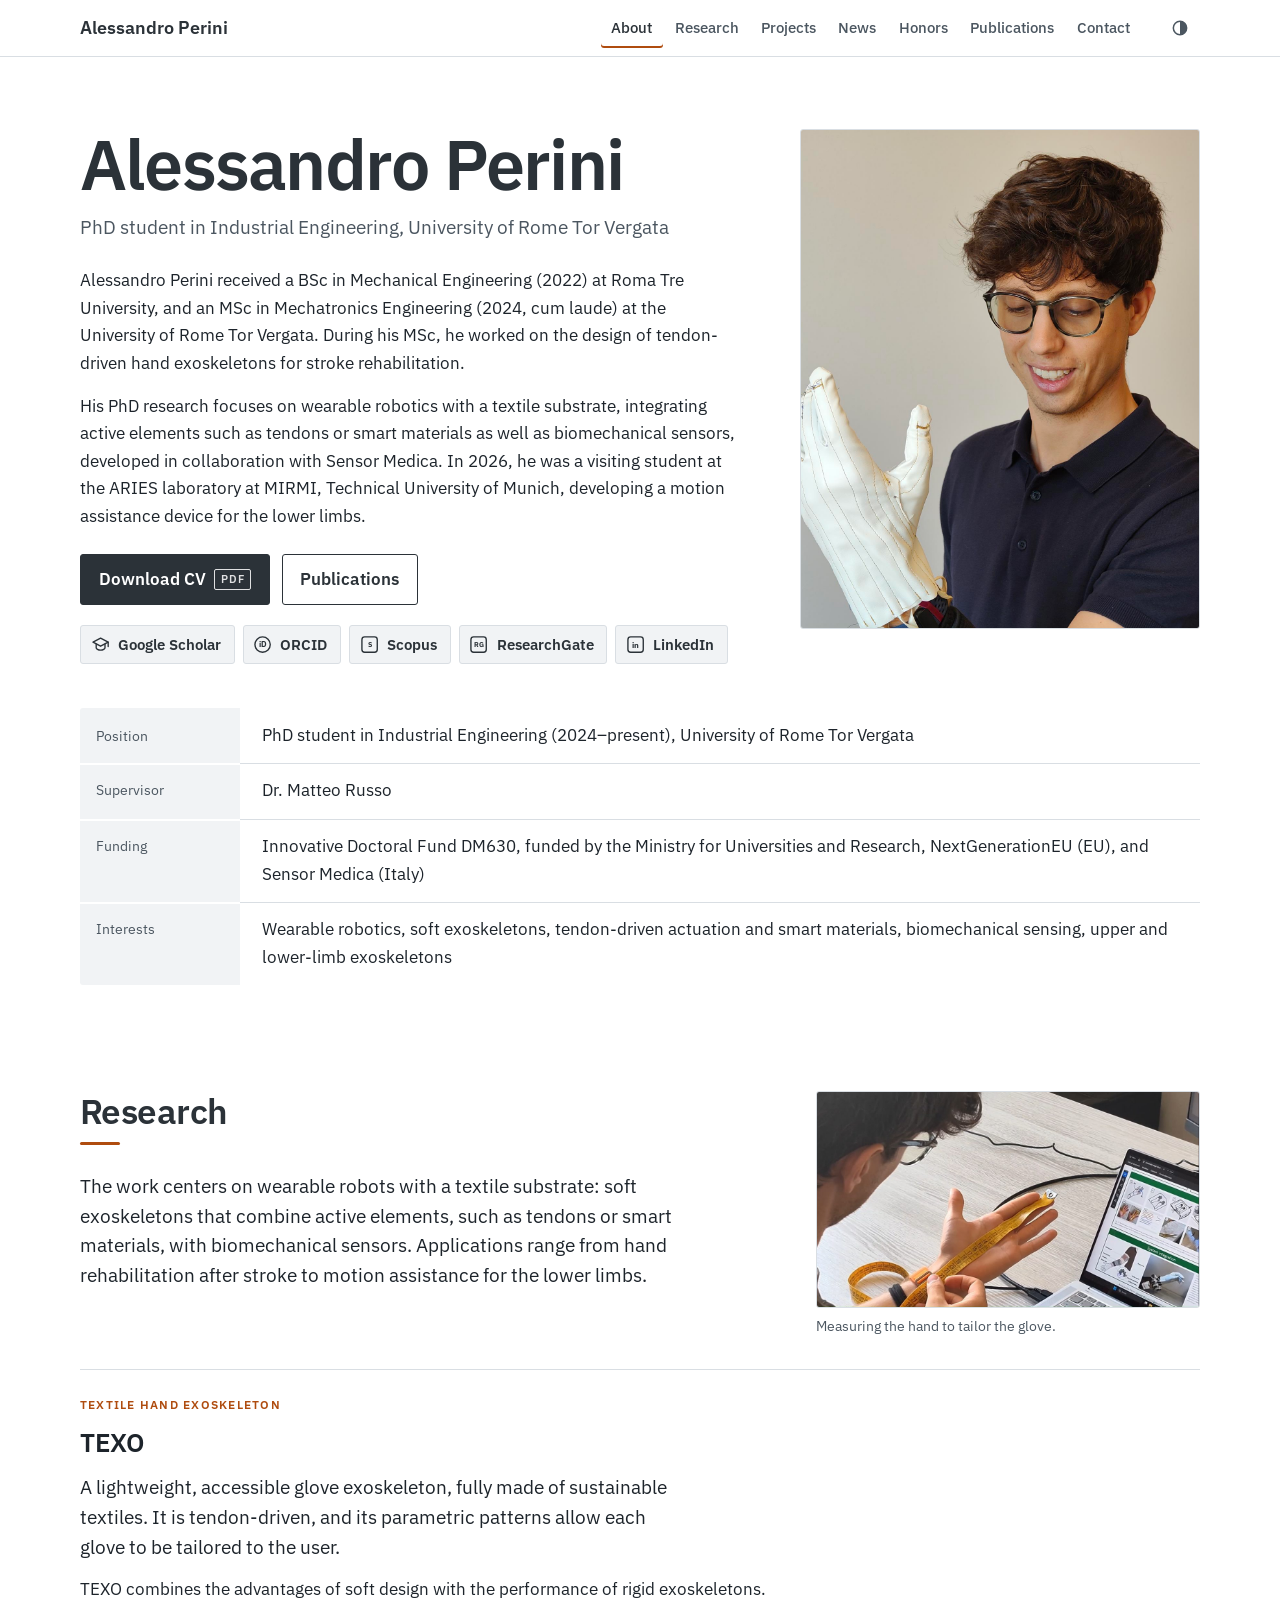
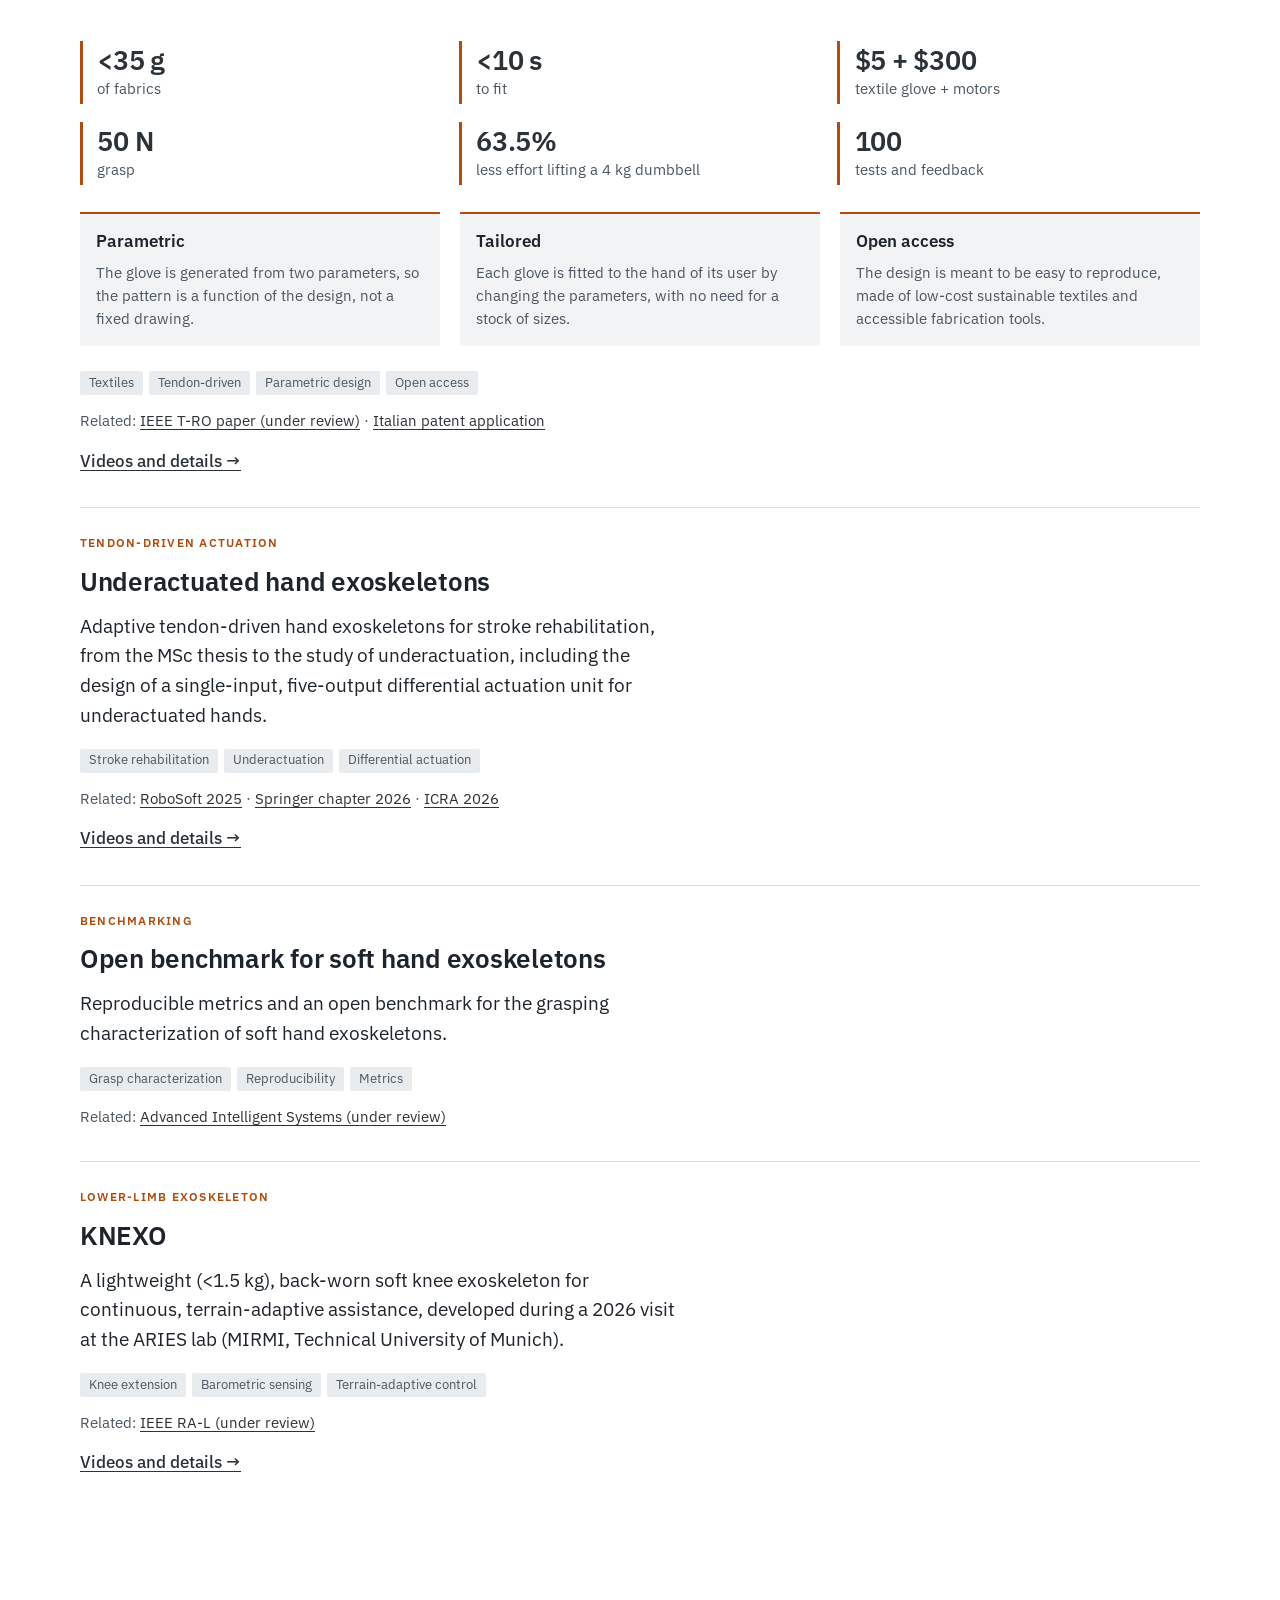
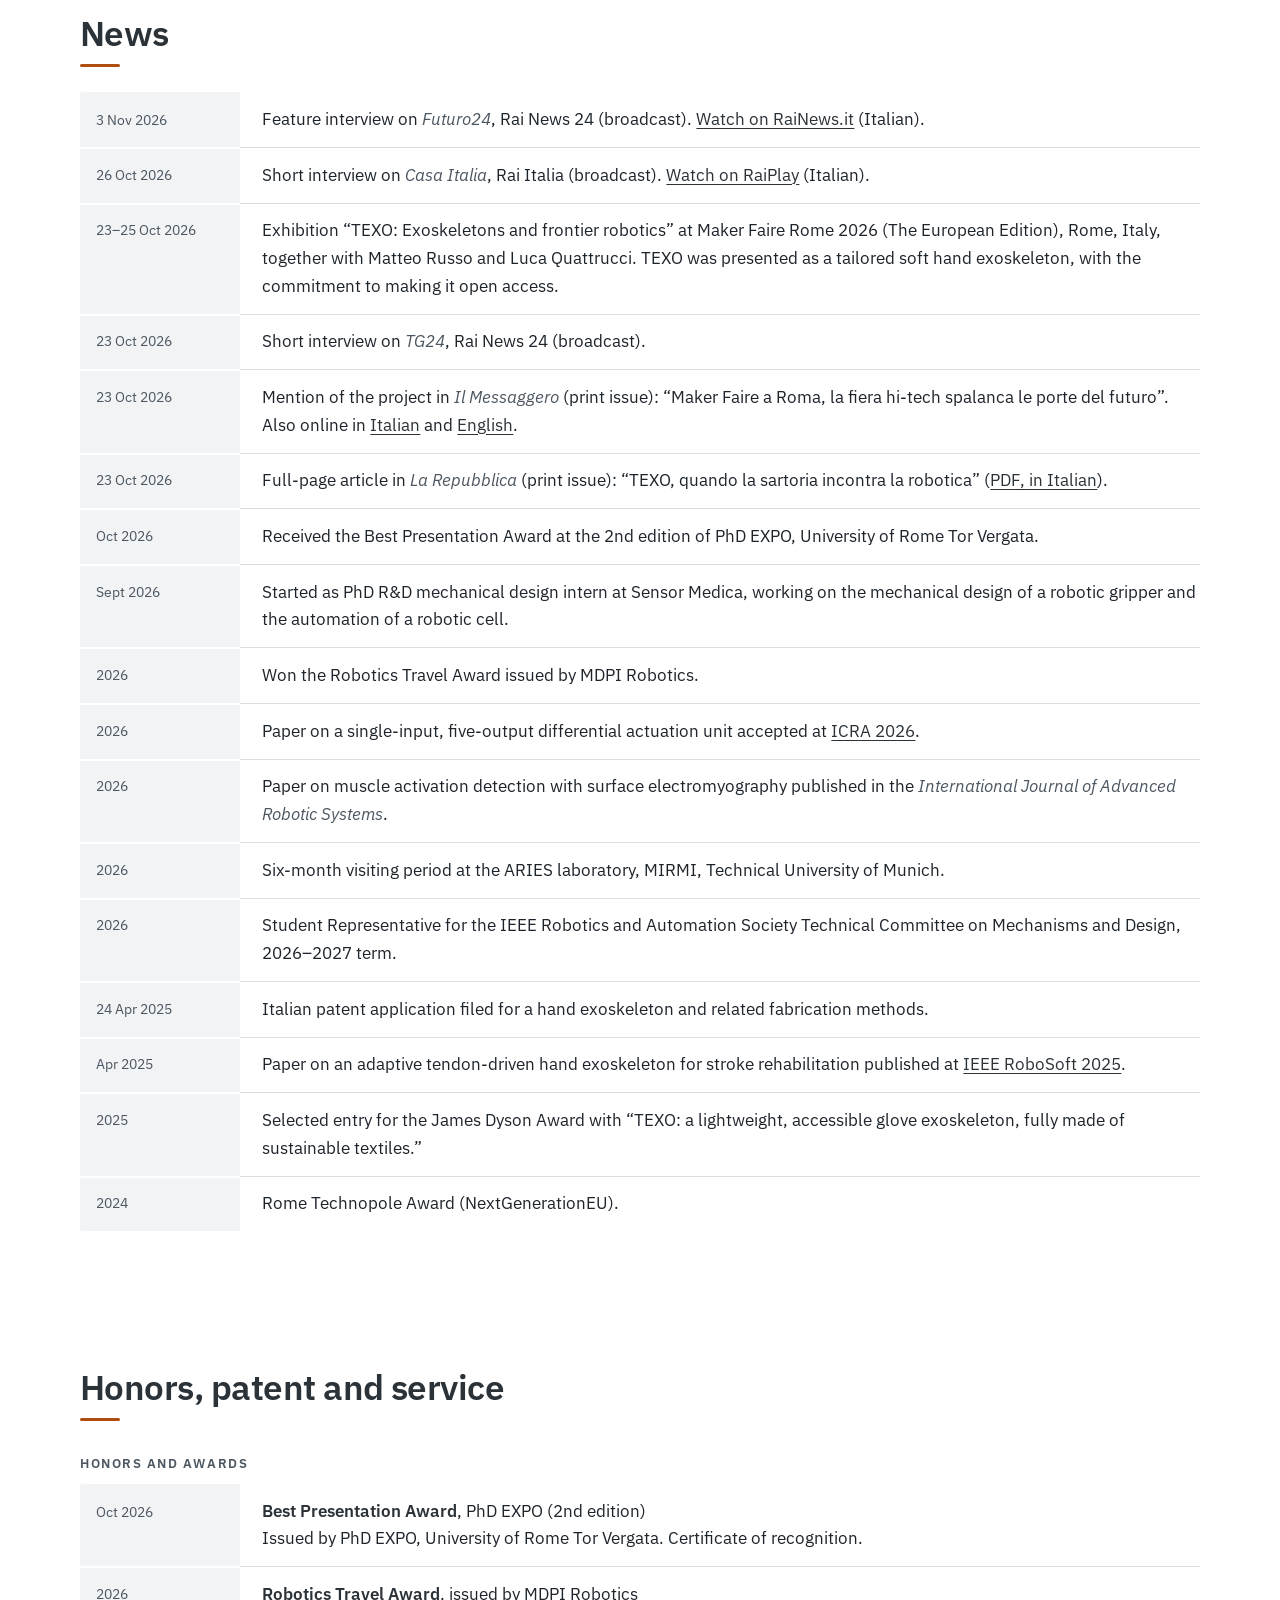
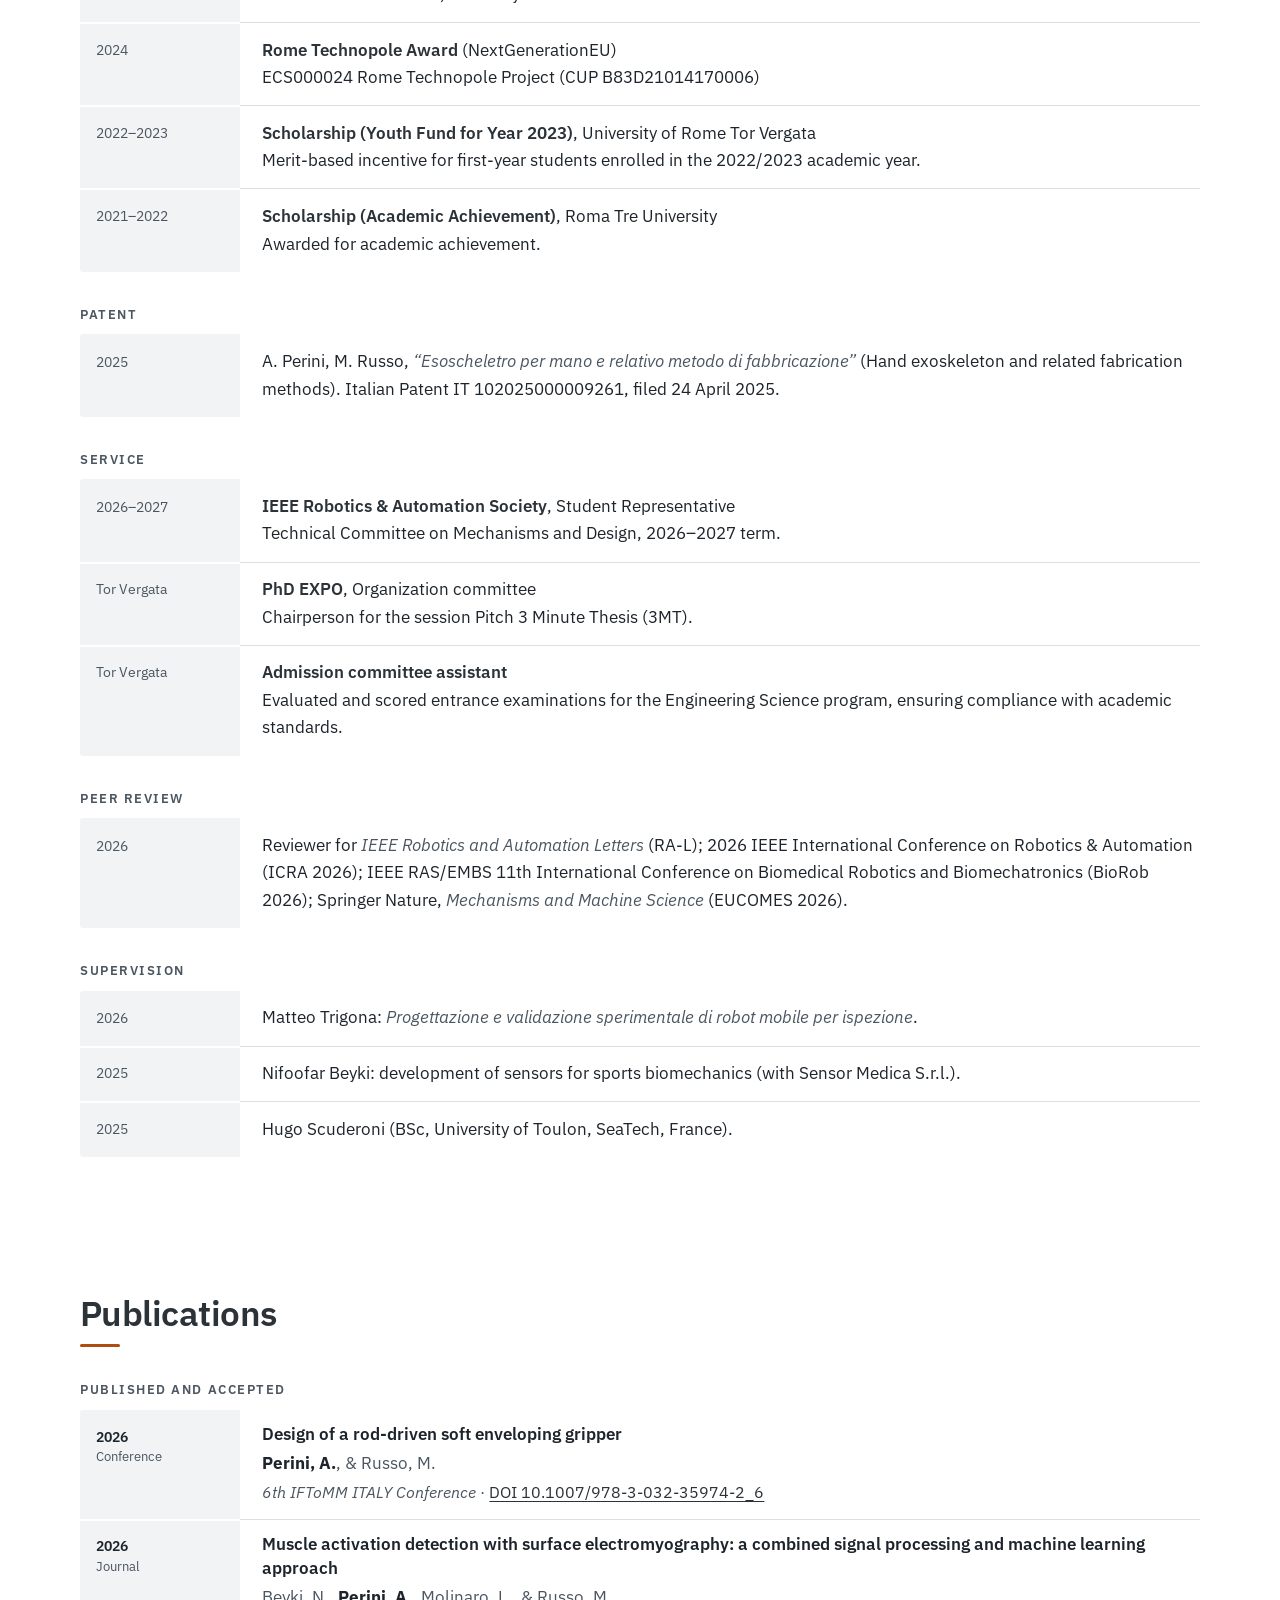
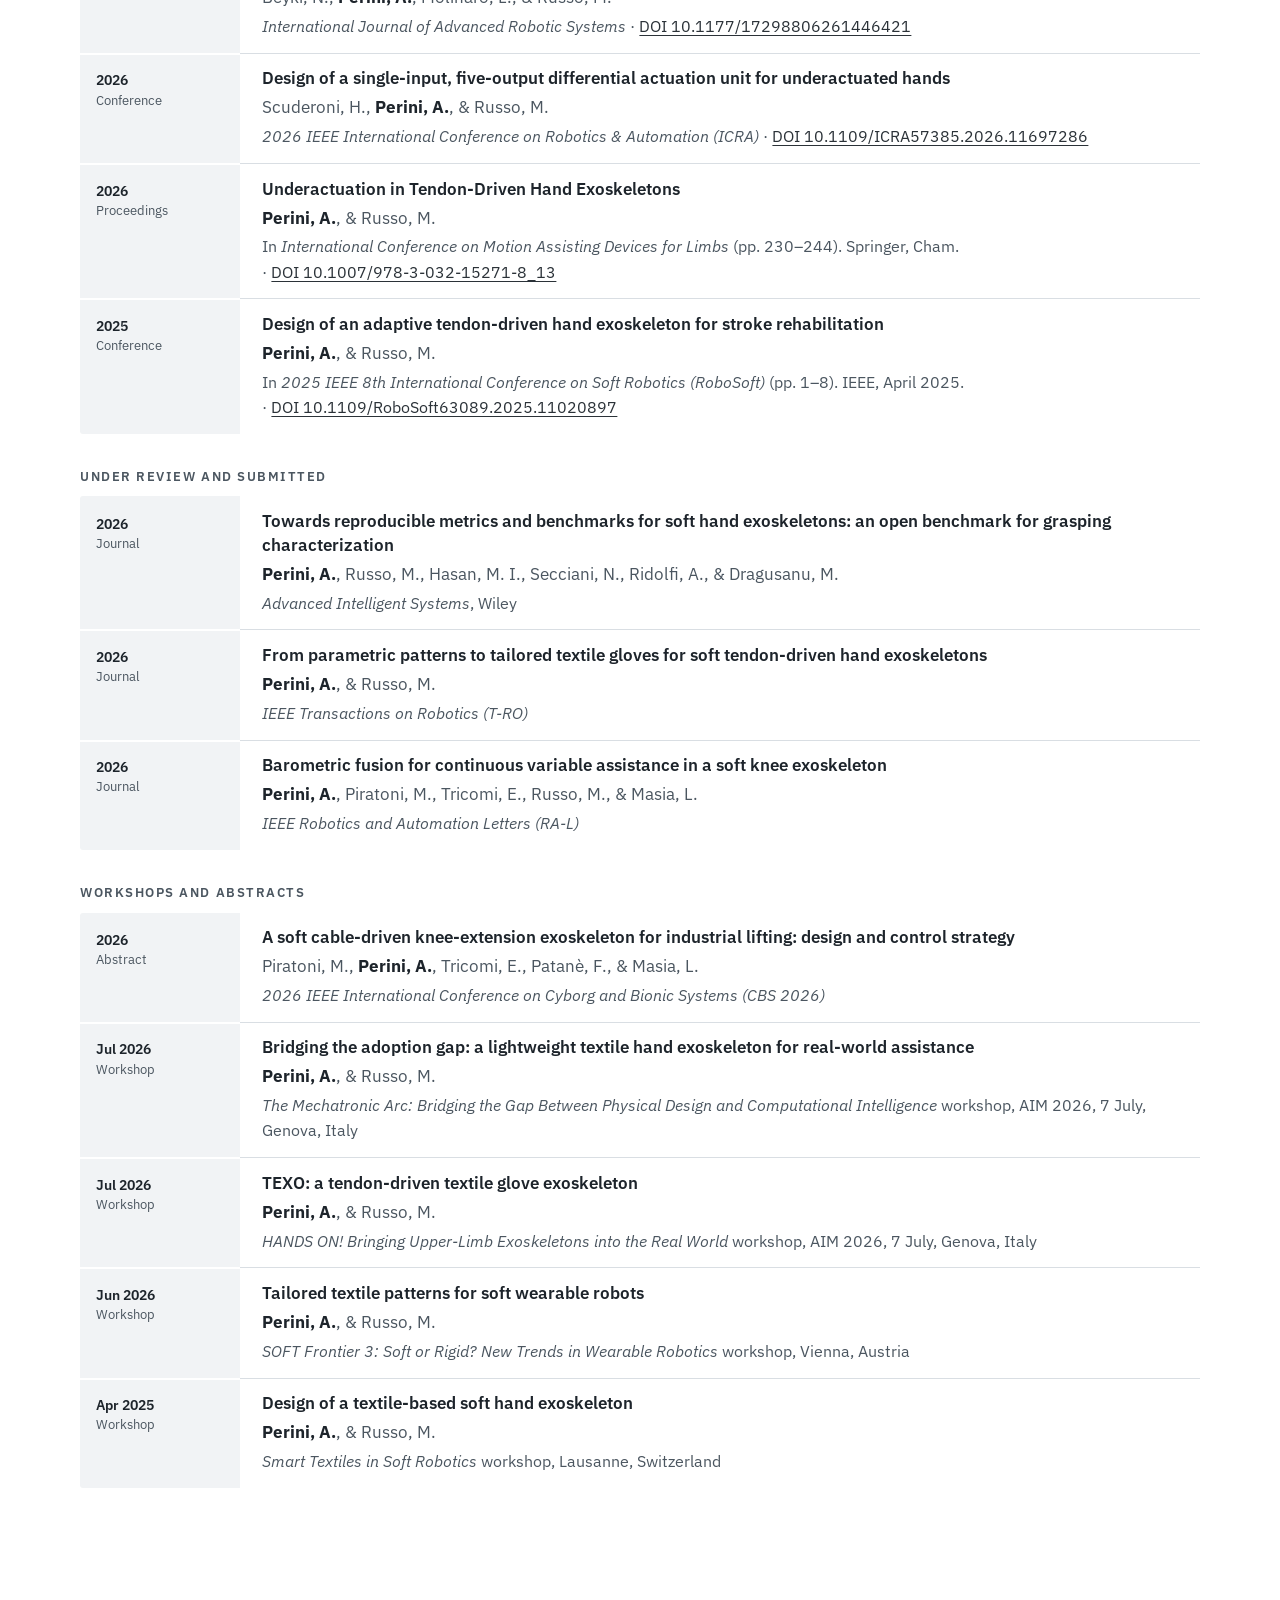
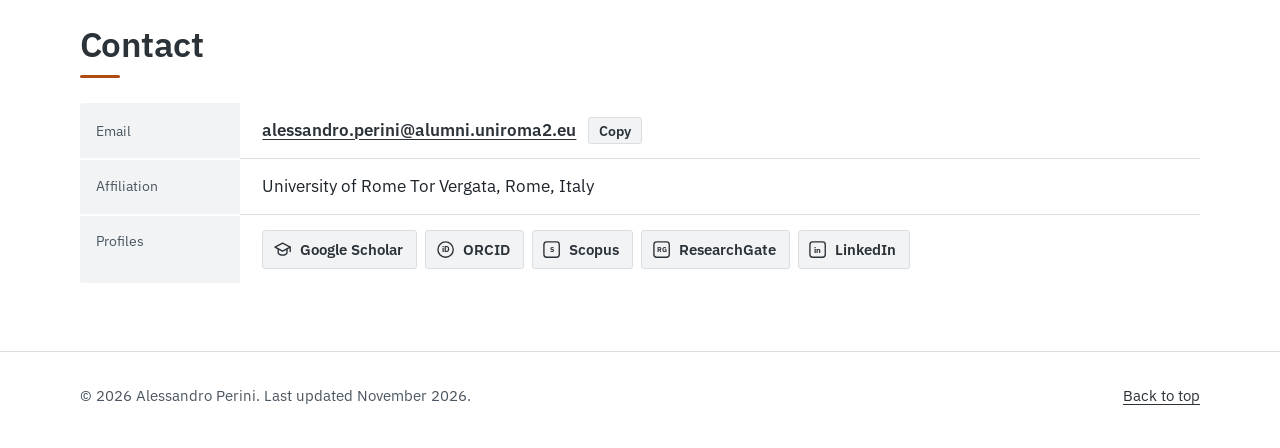
<file: index.html>
<!doctype html>
<html lang="en">
<head>
<meta charset="utf-8">
<meta name="viewport" content="width=device-width, initial-scale=1, viewport-fit=cover">
<title>Alessandro Perini | PhD student, wearable robotics</title>
<meta name="description" content="Alessandro Perini is a PhD student in Industrial Engineering at the University of Rome Tor Vergata, working on wearable robotics with a textile substrate.">
<meta name="google-site-verification" content="h7GPknLDRrhjY2XO1e8-Q5NJJvr_zabgc_BWuAuLUbs">
<meta name="author" content="Alessandro Perini">
<meta name="theme-color" content="#ffffff" media="(prefers-color-scheme: light)">
<meta name="theme-color" content="#1c2227" media="(prefers-color-scheme: dark)">
<meta property="og:type" content="profile">
<meta property="og:title" content="Alessandro Perini">
<meta property="og:description" content="PhD student in Industrial Engineering, University of Rome Tor Vergata. Wearable robotics, textile exoskeletons, tendon-driven actuation.">
<link rel="icon" href="data:image/svg+xml,%3Csvg xmlns='http://www.w3.org/2000/svg' viewBox='0 0 64 64'%3E%3Crect width='64' height='64' rx='10' fill='%232b3238'/%3E%3Ctext x='32' y='43' font-family='Arial,sans-serif' font-size='28' font-weight='700' text-anchor='middle' fill='white'%3EAP%3C/text%3E%3C/svg%3E">
<link rel="preconnect" href="https://fonts.googleapis.com">
<link rel="preconnect" href="https://fonts.gstatic.com" crossorigin>
<link rel="stylesheet" href="https://fonts.googleapis.com/css2?family=IBM+Plex+Sans:ital,wght@0,400;0,500;0,600;0,700;1,400&amp;display=swap">
<link rel="stylesheet" href="assets/css/style.css">
<script>document.documentElement.classList.add("js");try{var t=localStorage.getItem("theme");if(t==="light"||t==="dark")document.documentElement.setAttribute("data-theme",t)}catch(e){}</script>
<script src="assets/js/main.js" defer></script>
<script type="application/ld+json">
{"@context":"https://schema.org","@type":"Person","name":"Alessandro Perini","jobTitle":"PhD student in Industrial Engineering","affiliation":{"@type":"CollegeOrUniversity","name":"University of Rome Tor Vergata"},"sameAs":["https://scholar.google.com/citations?user=tfReeccAAAAJ","https://orcid.org/0009-0004-8282-6953","https://www.scopus.com/authid/detail.uri?authorId=59951625300","https://www.researchgate.net/profile/Alessandro-Perini-5","https://www.linkedin.com/in/alessandro-perini-99428328a/"],"alumniOf":[{"@type":"CollegeOrUniversity","name":"Roma Tre University"},{"@type":"CollegeOrUniversity","name":"University of Rome Tor Vergata"}]}
</script>
</head>
<body>
<a class="skip" href="#main">Skip to content</a>

<header class="bar" id="top">
  <div class="bar-in">
    <a class="brand" href="#top">Alessandro Perini</a>
    <nav class="nav" id="nav" aria-label="Sections">
      <a href="#about">About</a>
      <a href="#research">Research</a>
      <a href="projects.html">Projects</a>
      <a href="#news">News</a>
      <a href="#honors">Honors</a>
      <a href="#publications">Publications</a>
      <a href="#contact">Contact</a>
    </nav>
    <div class="bar-tools">
      <button class="icon-btn" id="theme-toggle" type="button" aria-label="Switch between light and dark theme">
        <svg viewBox="0 0 24 24" width="20" height="20" aria-hidden="true"><circle cx="12" cy="12" r="8" fill="none" stroke="currentColor" stroke-width="1.8"/><path d="M12 4a8 8 0 0 1 0 16z" fill="currentColor"/></svg>
      </button>
      <button class="icon-btn menu-btn" id="menu-btn" type="button" aria-expanded="false" aria-controls="nav" aria-label="Menu">
        <svg viewBox="0 0 24 24" width="20" height="20" aria-hidden="true"><path d="M4 7h16M4 12h16M4 17h16" fill="none" stroke="currentColor" stroke-width="1.8" stroke-linecap="round"/></svg>
      </button>
    </div>
  </div>
</header>

<main id="main">

<section class="hero" id="about">
  <div class="wrap hero-grid">
    <div class="hero-text">
      <h1>Alessandro Perini</h1>
      <p class="role">PhD student in Industrial Engineering, University of Rome Tor Vergata</p>
      <div class="bio">
        <p>Alessandro Perini received a BSc in Mechanical Engineering (2022) at Roma Tre University, and an MSc in Mechatronics Engineering (2024, cum laude) at the University of Rome Tor Vergata. During his MSc, he worked on the design of tendon-driven hand exoskeletons for stroke rehabilitation.</p>
        <p>His PhD research focuses on wearable robotics with a textile substrate, integrating active elements such as tendons or smart materials as well as biomechanical sensors, developed in collaboration with Sensor Medica. In 2026, he was a visiting student at the ARIES laboratory at MIRMI, Technical University of Munich, developing a motion assistance device for the lower limbs.</p>
      </div>
      <div class="actions">
        <a class="btn btn-solid" href="assets/Alessandro_Perini_CV.pdf" target="_blank" rel="noopener">Download CV <span class="tag">PDF</span></a>
        <a class="btn" href="#publications">Publications</a>
      </div>
      <!-- Profiles: a link without href is shown greyed out. -->
      <ul class="profiles" aria-label="Academic profiles">
        <li><a class="chip" id="p-scholar" href="https://scholar.google.com/citations?user=tfReeccAAAAJ&amp;hl=en" target="_blank" rel="noopener me" aria-label="Google Scholar profile"><svg class="ico" viewBox="0 0 24 24" aria-hidden="true" fill="none" stroke="currentColor" stroke-width="1.7" stroke-linejoin="round" stroke-linecap="round"><path d="M12 4 2.5 9 12 14l9.5-5L12 4Z"/><path d="M6.5 11.6v4.4c0 1.4 2.5 3 5.5 3s5.5-1.6 5.5-3v-4.4"/><path d="M21.5 9v5.5"/></svg><span>Google Scholar</span></a></li>
        <li><a class="chip" id="p-orcid" href="https://orcid.org/0009-0004-8282-6953" target="_blank" rel="noopener me" aria-label="ORCID profile"><svg class="ico" viewBox="0 0 24 24" aria-hidden="true"><circle cx="12" cy="12" r="9.6" fill="none" stroke="currentColor" stroke-width="1.7"/><text x="12" y="15.6" text-anchor="middle" font-size="9.5" font-weight="700" fill="currentColor">iD</text></svg><span>ORCID</span></a></li>
        <li><a class="chip" id="p-scopus" href="https://www.scopus.com/authid/detail.uri?authorId=59951625300" target="_blank" rel="noopener me" aria-label="Scopus author profile"><svg class="ico" viewBox="0 0 24 24" aria-hidden="true"><rect x="2.4" y="2.4" width="19.2" height="19.2" rx="3.4" fill="none" stroke="currentColor" stroke-width="1.7"/><text x="12" y="15.6" text-anchor="middle" font-size="9" font-weight="700" fill="currentColor">S</text></svg><span>Scopus</span></a></li>
        <li><a class="chip" id="p-rg" href="https://www.researchgate.net/profile/Alessandro-Perini-5" target="_blank" rel="noopener me" aria-label="ResearchGate profile"><svg class="ico" viewBox="0 0 24 24" aria-hidden="true"><rect x="2.4" y="2.4" width="19.2" height="19.2" rx="3.4" fill="none" stroke="currentColor" stroke-width="1.7"/><text x="12" y="15.6" text-anchor="middle" font-size="9" font-weight="700" fill="currentColor">RG</text></svg><span>ResearchGate</span></a></li>
        <li><a class="chip" id="p-linkedin" href="https://www.linkedin.com/in/alessandro-perini-99428328a/" target="_blank" rel="noopener me" aria-label="LinkedIn profile"><svg class="ico" viewBox="0 0 24 24" aria-hidden="true"><rect x="2.4" y="2.4" width="19.2" height="19.2" rx="3.4" fill="none" stroke="currentColor" stroke-width="1.7"/><text x="12" y="16" text-anchor="middle" font-size="10" font-weight="700" fill="currentColor">in</text></svg><span>LinkedIn</span></a></li>
      </ul>
    </div>
    <figure class="portrait">
      <!-- Add your photo as assets/img/profile.jpg (4:5 portrait works best). Until then the monogram is shown. -->
      <div class="portrait-frame" id="portrait" data-photo="assets/img/profile.jpg" data-alt="Portrait of Alessandro Perini">
        <span class="portrait-mono" aria-hidden="true">AP</span>
        <noscript><img src="assets/img/profile.jpg" alt="" width="560" height="700"></noscript>
      </div>
    </figure>
  </div>
  <div class="wrap">
    <dl class="rows glance">
      <div class="row"><dt class="row-k">Position</dt><dd class="row-v">PhD student in Industrial Engineering (2024–present), University of Rome Tor Vergata</dd></div>
      <div class="row"><dt class="row-k">Supervisor</dt><dd class="row-v">Dr. Matteo Russo</dd></div>
      <div class="row"><dt class="row-k">Funding</dt><dd class="row-v">Innovative Doctoral Fund DM630, funded by the Ministry for Universities and Research, NextGenerationEU (EU), and Sensor Medica (Italy)</dd></div>
      <div class="row"><dt class="row-k">Interests</dt><dd class="row-v">Wearable robotics, soft exoskeletons, tendon-driven actuation and smart materials, biomechanical sensing, upper and lower-limb exoskeletons</dd></div>
    </dl>
  </div>
</section>

<section class="sec" id="research">
  <div class="wrap">
    <div class="intro">
      <div class="intro-text">
        <h2>Research</h2>
        <p class="lead">The work centers on wearable robots with a textile substrate: soft exoskeletons that combine active elements, such as tendons or smart materials, with biomechanical sensors. Applications range from hand rehabilitation after stroke to motion assistance for the lower limbs.</p>
      </div>
      <figure class="fig photo">
        <img src="assets/img/hand-measure.jpg" width="1200" height="675" alt="Alessandro Perini measuring a hand with a tape measure, next to a laptop showing the TEXO fabrication steps" loading="lazy">
        <figcaption>Measuring the hand to tailor the glove.</figcaption>
      </figure>
    </div>

    <article class="project brief" id="r-texo">
      <p class="card-kind">Textile hand exoskeleton</p>
      <h3>TEXO</h3>
      <p class="lead">A lightweight, accessible glove exoskeleton, fully made of sustainable textiles. It is tendon-driven, and its parametric patterns allow each glove to be tailored to the user.</p>
      <p>TEXO combines the advantages of soft design with the performance of rigid exoskeletons.</p>
      <ul class="facts" aria-label="TEXO key figures">
        <li><b>&lt;35 g</b><span>of fabrics</span></li>
        <li><b>&lt;10 s</b><span>to fit</span></li>
        <li><b>$5 + $300</b><span>textile glove + motors</span></li>
        <li><b>50 N</b><span>grasp</span></li>
        <li><b>63.5%</b><span>less effort lifting a 4&nbsp;kg dumbbell</span></li>
        <li><b>100</b><span>tests and feedback</span></li>
      </ul>
      <ul class="pillars">
        <li><h4>Parametric</h4><p>The glove is generated from two parameters, so the pattern is a function of the design, not a fixed drawing.</p></li>
        <li><h4>Tailored</h4><p>Each glove is fitted to the hand of its user by changing the parameters, with no need for a stock of sizes.</p></li>
        <li><h4>Open access</h4><p>The design is meant to be easy to reproduce, made of low-cost sustainable textiles and accessible fabrication tools.</p></li>
      </ul>


      <ul class="tags"><li>Textiles</li><li>Tendon-driven</li><li>Parametric design</li><li>Open access</li></ul>
      <p class="card-links">Related: <a href="#pub-tro26">IEEE T-RO paper (under review)</a> · <a href="#honors">Italian patent application</a></p>
          <p class="more"><a href="projects.html#r-texo">Videos and details &rarr;</a></p>
    </article>

    <article class="project brief" id="r-underactuation">
      <p class="card-kind">Tendon-driven actuation</p>
      <h3>Underactuated hand exoskeletons</h3>
      <p class="lead">Adaptive tendon-driven hand exoskeletons for stroke rehabilitation, from the MSc thesis to the study of underactuation, including the design of a single-input, five-output differential actuation unit for underactuated hands.</p>

      <ul class="tags"><li>Stroke rehabilitation</li><li>Underactuation</li><li>Differential actuation</li></ul>
      <p class="card-links">Related: <a href="#pub-robosoft25">RoboSoft 2025</a> · <a href="#pub-springer26">Springer chapter 2026</a> · <a href="#pub-icra26">ICRA 2026</a></p>
          <p class="more"><a href="projects.html#r-underactuation">Videos and details &rarr;</a></p>
    </article>

    <article class="project brief" id="r-benchmark">
      <p class="card-kind">Benchmarking</p>
      <h3>Open benchmark for soft hand exoskeletons</h3>
      <p class="lead">Reproducible metrics and an open benchmark for the grasping characterization of soft hand exoskeletons.</p>
      <ul class="tags"><li>Grasp characterization</li><li>Reproducibility</li><li>Metrics</li></ul>
      <p class="card-links">Related: <a href="#pub-ais26">Advanced Intelligent Systems (under review)</a></p>
    </article>

    <article class="project brief" id="r-knexo">
      <p class="card-kind">Lower-limb exoskeleton</p>
      <h3>KNEXO</h3>
      <p class="lead">A lightweight (&lt;1.5&nbsp;kg), back-worn soft knee exoskeleton for continuous, terrain-adaptive assistance, developed during a 2026 visit at the ARIES lab (MIRMI, Technical University of Munich).</p>
      <ul class="tags"><li>Knee extension</li><li>Barometric sensing</li><li>Terrain-adaptive control</li></ul>
      <p class="card-links">Related: <a href="#pub-ral26">IEEE RA-L (under review)</a></p>
          <p class="more"><a href="projects.html#r-knexo">Videos and details &rarr;</a></p>
    </article>
  </div>
</section>

<section class="sec" id="news">
  <div class="wrap">
    <h2>News</h2>
    <div class="rows">
      <div class="row"><div class="row-k"><time datetime="2026-11-03">3 Nov 2026</time></div><div class="row-v">Feature interview on <i>Futuro24</i>, Rai News 24 (broadcast). <a href="https://www.rainews.it/video/2026/11/futuro24-maker-faire-innovatori-protagonisti-a-roma--8d2cb87d-f79b-49eb-a68e-36e57c6b6d01.html?nxtep" target="_blank" rel="noopener">Watch on RaiNews.it</a> (Italian).</div></div>
      <div class="row"><div class="row-k"><time datetime="2026-10-26">26 Oct 2026</time></div><div class="row-v">Short interview on <i>Casa Italia</i>, Rai Italia (broadcast). <a href="https://www.raiplay.it/video/2026/10/Casa-Italia---Rai-Italia-86ec7ae0-3411-4bd4-aa83-d153a56e9b0e.html" target="_blank" rel="noopener">Watch on RaiPlay</a> (Italian).</div></div>
      <div class="row"><div class="row-k"><time datetime="2026-10-23">23–25 Oct 2026</time></div><div class="row-v">Exhibition “TEXO: Exoskeletons and frontier robotics” at Maker Faire Rome 2026 (The European Edition), Rome, Italy, together with Matteo Russo and Luca Quattrucci. TEXO was presented as a tailored soft hand exoskeleton, with the commitment to making it open access.</div></div>
      <div class="row"><div class="row-k"><time datetime="2026-10-23">23 Oct 2026</time></div><div class="row-v">Short interview on <i>TG24</i>, Rai News 24 (broadcast).</div></div>
      <div class="row"><div class="row-k"><time datetime="2026-10-23">23 Oct 2026</time></div><div class="row-v">Mention of the project in <i>Il Messaggero</i> (print issue): “Maker Faire a Roma, la fiera hi-tech spalanca le porte del futuro”. Also online in <a href="https://www.ilmessaggero.it/roma/eventi/maker_faire_fiera_roma_orari_come_arrivare_hi_tech_spalanca_porte_futuro-9842236.html" target="_blank" rel="noopener">Italian</a> and <a href="https://www.ilmessaggero.it/en/where_makers_meet_technology_sustainability_and_creativity_at_maker_faire_rome-9842236.html" target="_blank" rel="noopener">English</a>.</div></div>
      <div class="row"><div class="row-k"><time datetime="2026-10-23">23 Oct 2026</time></div><div class="row-v">Full-page article in <i>La Repubblica</i> (print issue): “TEXO, quando la sartoria incontra la robotica” (<a href="assets/La_Repubblica_TEXO_Maker_Faire.pdf" target="_blank" rel="noopener">PDF, in Italian</a>).</div></div>
      <div class="row"><div class="row-k"><time datetime="2026-10">Oct 2026</time></div><div class="row-v">Received the Best Presentation Award at the 2nd edition of PhD EXPO, University of Rome Tor Vergata.</div></div>
      <div class="row"><div class="row-k"><time datetime="2026-09">Sept 2026</time></div><div class="row-v">Started as PhD R&amp;D mechanical design intern at Sensor Medica, working on the mechanical design of a robotic gripper and the automation of a robotic cell.</div></div>
      <div class="row"><div class="row-k">2026</div><div class="row-v">Won the Robotics Travel Award issued by MDPI Robotics.</div></div>
      <div class="row"><div class="row-k">2026</div><div class="row-v">Paper on a single-input, five-output differential actuation unit accepted at <a href="#pub-icra26">ICRA 2026</a>.</div></div>
      <div class="row"><div class="row-k">2026</div><div class="row-v">Paper on muscle activation detection with surface electromyography published in the <i>International Journal of Advanced Robotic Systems</i>.</div></div>
      <div class="row"><div class="row-k">2026</div><div class="row-v">Six-month visiting period at the ARIES laboratory, MIRMI, Technical University of Munich.</div></div>
      <div class="row"><div class="row-k">2026</div><div class="row-v">Student Representative for the IEEE Robotics and Automation Society Technical Committee on Mechanisms and Design, 2026–2027 term.</div></div>
      <div class="row"><div class="row-k"><time datetime="2025-04-24">24 Apr 2025</time></div><div class="row-v">Italian patent application filed for a hand exoskeleton and related fabrication methods.</div></div>
      <div class="row"><div class="row-k">Apr 2025</div><div class="row-v">Paper on an adaptive tendon-driven hand exoskeleton for stroke rehabilitation published at <a href="#pub-robosoft25">IEEE RoboSoft 2025</a>.</div></div>
      <div class="row"><div class="row-k">2025</div><div class="row-v">Selected entry for the James Dyson Award with “TEXO: a lightweight, accessible glove exoskeleton, fully made of sustainable textiles.”</div></div>
      <div class="row"><div class="row-k">2024</div><div class="row-v">Rome Technopole Award (NextGenerationEU).</div></div>
    </div>
  </div>
</section>

<section class="sec" id="honors">
  <div class="wrap">
    <h2>Honors, patent and service</h2>

    <h3 class="group">Honors and awards</h3>
    <div class="rows">
      <div class="row"><div class="row-k"><time datetime="2026-10">Oct 2026</time></div><div class="row-v"><p><strong class="org">Best Presentation Award</strong>, PhD EXPO (2nd edition)<br>Issued by PhD EXPO, University of Rome Tor Vergata. Certificate of recognition.</p></div></div>
      <div class="row"><div class="row-k">2026</div><div class="row-v"><p><strong class="org">Robotics Travel Award</strong>, issued by MDPI Robotics</p></div></div>
      <div class="row"><div class="row-k">2024</div><div class="row-v"><p><strong class="org">Rome Technopole Award</strong> (NextGenerationEU)<br>ECS000024 Rome Technopole Project (CUP B83D21014170006)</p></div></div>
      <div class="row"><div class="row-k">2022–2023</div><div class="row-v"><p><strong class="org">Scholarship (Youth Fund for Year 2023)</strong>, University of Rome Tor Vergata<br>Merit-based incentive for first-year students enrolled in the 2022/2023 academic year.</p></div></div>
      <div class="row"><div class="row-k">2021–2022</div><div class="row-v"><p><strong class="org">Scholarship (Academic Achievement)</strong>, Roma Tre University<br>Awarded for academic achievement.</p></div></div>
    </div>

    <h3 class="group">Patent</h3>
    <div class="rows">
      <div class="row"><div class="row-k">2025</div><div class="row-v"><p>A. Perini, M. Russo, <i>“Esoscheletro per mano e relativo metodo di fabbricazione”</i> (Hand exoskeleton and related fabrication methods). Italian Patent IT 102025000009261, filed 24 April 2025.</p></div></div>
    </div>

    <h3 class="group">Service</h3>
    <div class="rows">
      <div class="row"><div class="row-k">2026–2027</div><div class="row-v"><p><strong class="org">IEEE Robotics &amp; Automation Society</strong>, Student Representative<br>Technical Committee on Mechanisms and Design, 2026–2027 term.</p></div></div>
      <div class="row"><div class="row-k">Tor Vergata</div><div class="row-v"><p><strong class="org">PhD EXPO</strong>, Organization committee<br>Chairperson for the session Pitch 3 Minute Thesis (3MT).</p></div></div>
      <div class="row"><div class="row-k">Tor Vergata</div><div class="row-v"><p><strong class="org">Admission committee assistant</strong><br>Evaluated and scored entrance examinations for the Engineering Science program, ensuring compliance with academic standards.</p></div></div>
    </div>
    <h3 class="group">Peer review</h3>
    <div class="rows">
      <div class="row"><div class="row-k">2026</div><div class="row-v"><p>Reviewer for <i>IEEE Robotics and Automation Letters</i> (RA-L); 2026 IEEE International Conference on Robotics &amp; Automation (ICRA 2026); IEEE RAS/EMBS 11th International Conference on Biomedical Robotics and Biomechatronics (BioRob 2026); Springer Nature, <i>Mechanisms and Machine Science</i> (EUCOMES 2026).</p></div></div>
    </div>

    <h3 class="group">Supervision</h3>
    <div class="rows">
      <div class="row"><div class="row-k">2026</div><div class="row-v"><p>Matteo Trigona: <i>Progettazione e validazione sperimentale di robot mobile per ispezione</i>.</p></div></div>
      <div class="row"><div class="row-k">2025</div><div class="row-v"><p>Nifoofar Beyki: development of sensors for sports biomechanics (with Sensor Medica S.r.l.).</p></div></div>
      <div class="row"><div class="row-k">2025</div><div class="row-v"><p>Hugo Scuderoni (BSc, University of Toulon, SeaTech, France).</p></div></div>
    </div>
  </div>
</section>

<section class="sec" id="publications">
  <div class="wrap">
    <h2>Publications</h2>

    <h3 class="group">Published and accepted</h3>
    <div class="rows pubs">
      <article class="row" id="pub-iftomm26">
        <div class="row-k"><span class="yr">2026</span><span class="kind">Conference</span></div>
        <div class="row-v">
          <p class="pub-title">Design of a rod-driven soft enveloping gripper</p>
          <p class="pub-authors"><b>Perini, A.</b>, &amp; Russo, M.</p>
          <p class="pub-venue"><i>6th IFToMM ITALY Conference</i> <span class="nb">· <a href="https://doi.org/10.1007/978-3-032-35974-2_6" rel="noopener">DOI 10.1007/978-3-032-35974-2_6</a></span></p>
        </div>
      </article>
      <article class="row" id="pub-ijars26">
        <div class="row-k"><span class="yr">2026</span><span class="kind">Journal</span></div>
        <div class="row-v">
          <p class="pub-title">Muscle activation detection with surface electromyography: a combined signal processing and machine learning approach</p>
          <p class="pub-authors">Beyki, N., <b>Perini, A.</b>, Molinaro, L., &amp; Russo, M.</p>
          <p class="pub-venue"><i>International Journal of Advanced Robotic Systems</i> <span class="nb">· <a href="https://doi.org/10.1177/17298806261446421" rel="noopener">DOI 10.1177/17298806261446421</a></span></p>
        </div>
      </article>
      <article class="row" id="pub-icra26">
        <div class="row-k"><span class="yr">2026</span><span class="kind">Conference</span></div>
        <div class="row-v">
          <p class="pub-title">Design of a single-input, five-output differential actuation unit for underactuated hands</p>
          <p class="pub-authors">Scuderoni, H., <b>Perini, A.</b>, &amp; Russo, M.</p>
          <p class="pub-venue"><i>2026 IEEE International Conference on Robotics &amp; Automation (ICRA)</i> <span class="nb">· <a href="https://doi.org/10.1109/ICRA57385.2026.11697286" rel="noopener">DOI 10.1109/ICRA57385.2026.11697286</a></span></p>
        </div>
      </article>
      <article class="row" id="pub-springer26">
        <div class="row-k"><span class="yr">2026</span><span class="kind">Proceedings</span></div>
        <div class="row-v">
          <p class="pub-title">Underactuation in Tendon-Driven Hand Exoskeletons</p>
          <p class="pub-authors"><b>Perini, A.</b>, &amp; Russo, M.</p>
          <p class="pub-venue">In <i>International Conference on Motion Assisting Devices for Limbs</i> (pp. 230–244). Springer, Cham. <span class="nb">· <a href="https://doi.org/10.1007/978-3-032-15271-8_13" rel="noopener">DOI 10.1007/978-3-032-15271-8_13</a></span></p>
        </div>
      </article>
      <article class="row" id="pub-robosoft25">
        <div class="row-k"><span class="yr">2025</span><span class="kind">Conference</span></div>
        <div class="row-v">
          <p class="pub-title">Design of an adaptive tendon-driven hand exoskeleton for stroke rehabilitation</p>
          <p class="pub-authors"><b>Perini, A.</b>, &amp; Russo, M.</p>
          <p class="pub-venue">In <i>2025 IEEE 8th International Conference on Soft Robotics (RoboSoft)</i> (pp. 1–8). IEEE, April 2025. <span class="nb">· <a href="https://doi.org/10.1109/RoboSoft63089.2025.11020897" rel="noopener">DOI 10.1109/RoboSoft63089.2025.11020897</a></span></p>
        </div>
      </article>
    </div>

    <h3 class="group">Under review and submitted</h3>
    <div class="rows pubs">
      <article class="row" id="pub-ais26">
        <div class="row-k"><span class="yr">2026</span><span class="kind">Journal</span></div>
        <div class="row-v">
          <p class="pub-title">Towards reproducible metrics and benchmarks for soft hand exoskeletons: an open benchmark for grasping characterization</p>
          <p class="pub-authors"><b>Perini, A.</b>, Russo, M., Hasan, M. I., Secciani, N., Ridolfi, A., &amp; Dragusanu, M.</p>
          <p class="pub-venue"><i>Advanced Intelligent Systems</i>, Wiley</p>
        </div>
      </article>
      <article class="row" id="pub-tro26">
        <div class="row-k"><span class="yr">2026</span><span class="kind">Journal</span></div>
        <div class="row-v">
          <p class="pub-title">From parametric patterns to tailored textile gloves for soft tendon-driven hand exoskeletons</p>
          <p class="pub-authors"><b>Perini, A.</b>, &amp; Russo, M.</p>
          <p class="pub-venue"><i>IEEE Transactions on Robotics (T-RO)</i></p>
        </div>
      </article>
      <article class="row" id="pub-ral26">
        <div class="row-k"><span class="yr">2026</span><span class="kind">Journal</span></div>
        <div class="row-v">
          <p class="pub-title">Barometric fusion for continuous variable assistance in a soft knee exoskeleton</p>
          <p class="pub-authors"><b>Perini, A.</b>, Piratoni, M., Tricomi, E., Russo, M., &amp; Masia, L.</p>
          <p class="pub-venue"><i>IEEE Robotics and Automation Letters (RA-L)</i></p>
        </div>
      </article>
    </div>

    <h3 class="group">Workshops and abstracts</h3>
    <div class="rows pubs">
      <article class="row">
        <div class="row-k"><span class="yr">2026</span><span class="kind">Abstract</span></div>
        <div class="row-v">
          <p class="pub-title">A soft cable-driven knee-extension exoskeleton for industrial lifting: design and control strategy</p>
          <p class="pub-authors">Piratoni, M., <b>Perini, A.</b>, Tricomi, E., Patanè, F., &amp; Masia, L.</p>
          <p class="pub-venue"><i>2026 IEEE International Conference on Cyborg and Bionic Systems (CBS 2026)</i></p>
        </div>
      </article>
      <article class="row">
        <div class="row-k"><span class="yr">Jul 2026</span><span class="kind">Workshop</span></div>
        <div class="row-v">
          <p class="pub-title">Bridging the adoption gap: a lightweight textile hand exoskeleton for real-world assistance</p>
          <p class="pub-authors"><b>Perini, A.</b>, &amp; Russo, M.</p>
          <p class="pub-venue"><i>The Mechatronic Arc: Bridging the Gap Between Physical Design and Computational Intelligence</i> workshop, AIM 2026, 7 July, Genova, Italy</p>
        </div>
      </article>
      <article class="row">
        <div class="row-k"><span class="yr">Jul 2026</span><span class="kind">Workshop</span></div>
        <div class="row-v">
          <p class="pub-title">TEXO: a tendon-driven textile glove exoskeleton</p>
          <p class="pub-authors"><b>Perini, A.</b>, &amp; Russo, M.</p>
          <p class="pub-venue"><i>HANDS ON! Bringing Upper-Limb Exoskeletons into the Real World</i> workshop, AIM 2026, 7 July, Genova, Italy</p>
        </div>
      </article>
      <article class="row">
        <div class="row-k"><span class="yr">Jun 2026</span><span class="kind">Workshop</span></div>
        <div class="row-v">
          <p class="pub-title">Tailored textile patterns for soft wearable robots</p>
          <p class="pub-authors"><b>Perini, A.</b>, &amp; Russo, M.</p>
          <p class="pub-venue"><i>SOFT Frontier 3: Soft or Rigid? New Trends in Wearable Robotics</i> workshop, Vienna, Austria</p>
        </div>
      </article>
      <article class="row">
        <div class="row-k"><span class="yr">Apr 2025</span><span class="kind">Workshop</span></div>
        <div class="row-v">
          <p class="pub-title">Design of a textile-based soft hand exoskeleton</p>
          <p class="pub-authors"><b>Perini, A.</b>, &amp; Russo, M.</p>
          <p class="pub-venue"><i>Smart Textiles in Soft Robotics</i> workshop, Lausanne, Switzerland</p>
        </div>
      </article>
    </div>
  </div>
</section>

<section class="sec" id="contact">
  <div class="wrap">
    <h2>Contact</h2>
    <div class="rows">
      <!-- Email: fill data-user (the part before @) and data-domain (the part after @). It is assembled by script to keep it away from simple scrapers. -->
      <div class="row"><div class="row-k">Email</div><div class="row-v"><span class="email" id="email" data-user="alessandro.perini" data-domain="alumni.uniroma2.eu">Email address to be added</span></div></div>
      <div class="row"><div class="row-k">Affiliation</div><div class="row-v">University of Rome Tor Vergata, Rome, Italy</div></div>
      <div class="row"><div class="row-k">Profiles</div><div class="row-v" id="contact-profiles"></div></div>
    </div>
  </div>
</section>

</main>

<footer class="foot">
  <div class="wrap foot-in">
    <p>© 2026 Alessandro Perini. Last updated November 2026.</p>
    <p><a href="#top">Back to top</a></p>
  </div>
</footer>

<dialog class="lightbox" id="lightbox" aria-label="Image viewer">
  <figure>
    <img alt="">
    <figcaption></figcaption>
  </figure>
  <button class="icon-btn lb-close" type="button" aria-label="Close image" data-close>
    <svg viewBox="0 0 24 24" width="20" height="20" aria-hidden="true"><path d="M6 6l12 12M18 6L6 18" fill="none" stroke="currentColor" stroke-width="1.8" stroke-linecap="round"/></svg>
  </button>
</dialog>
</body>
</html>
</file>
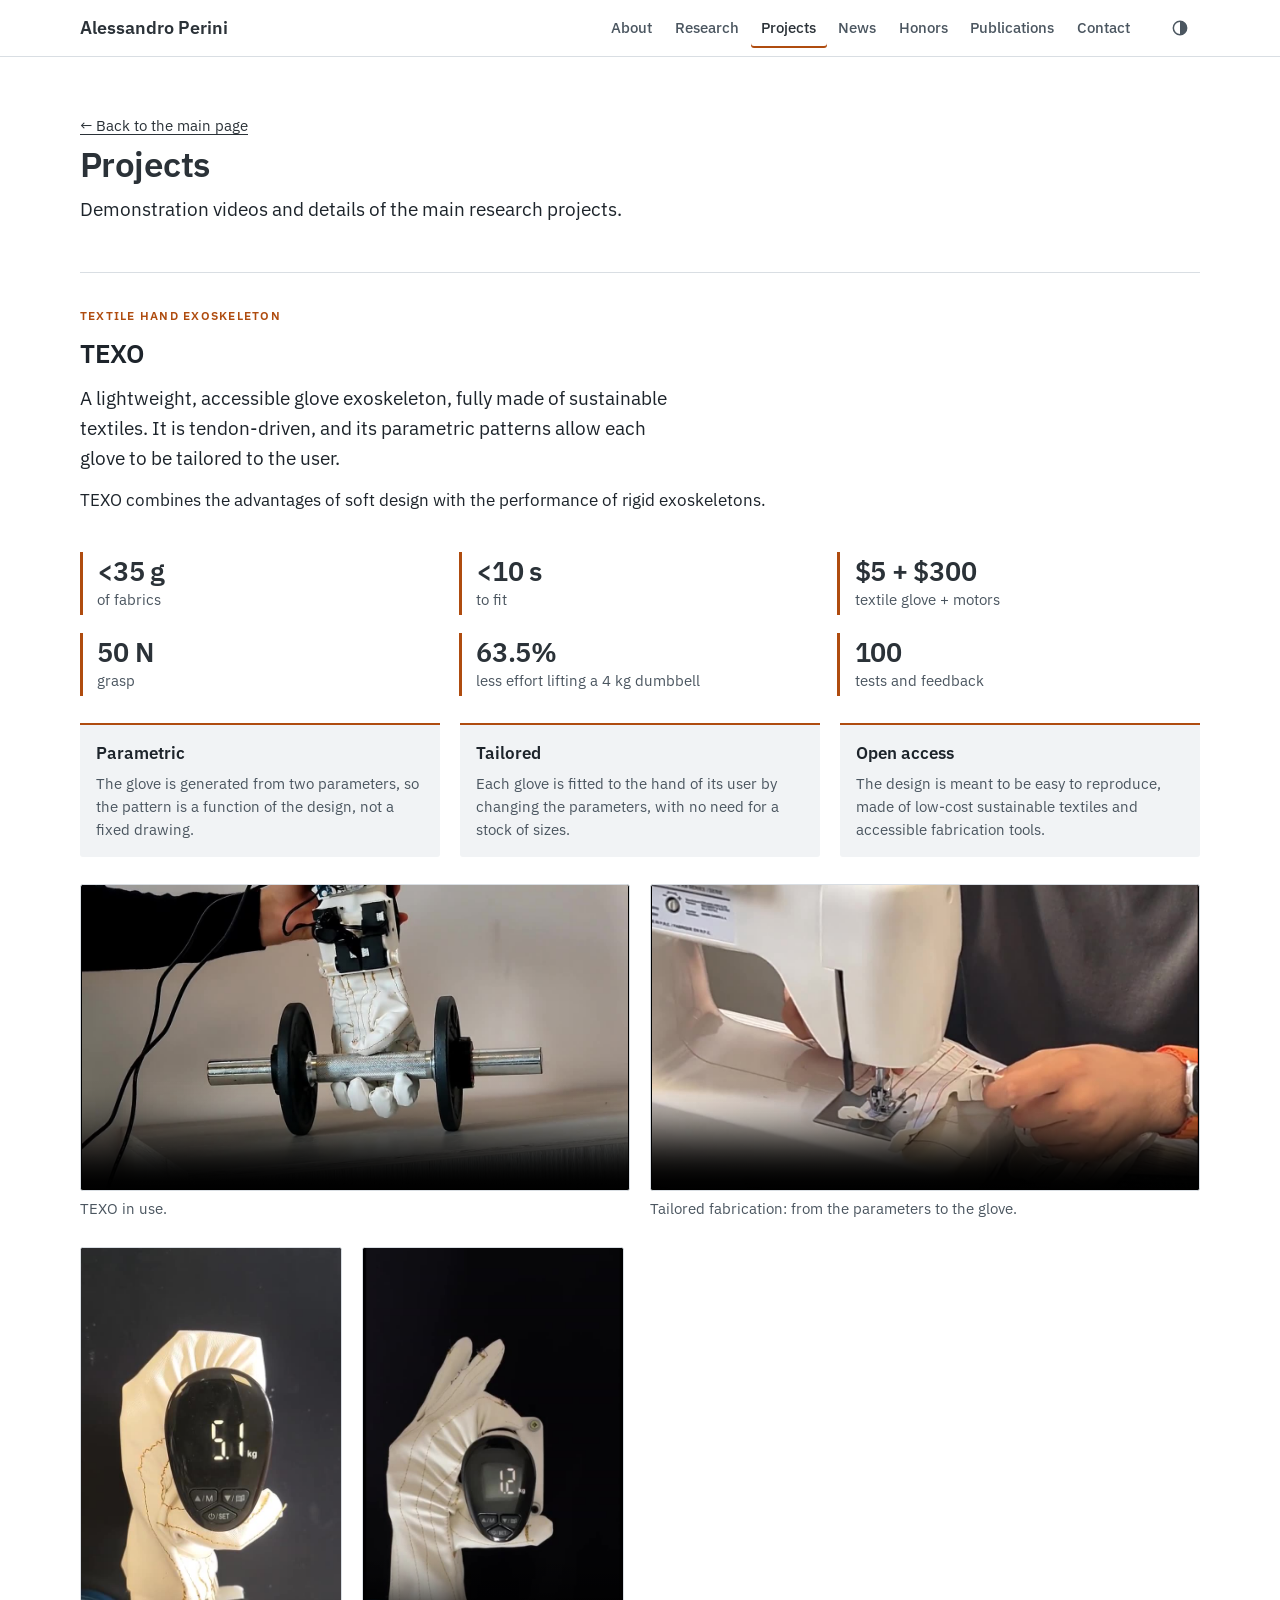
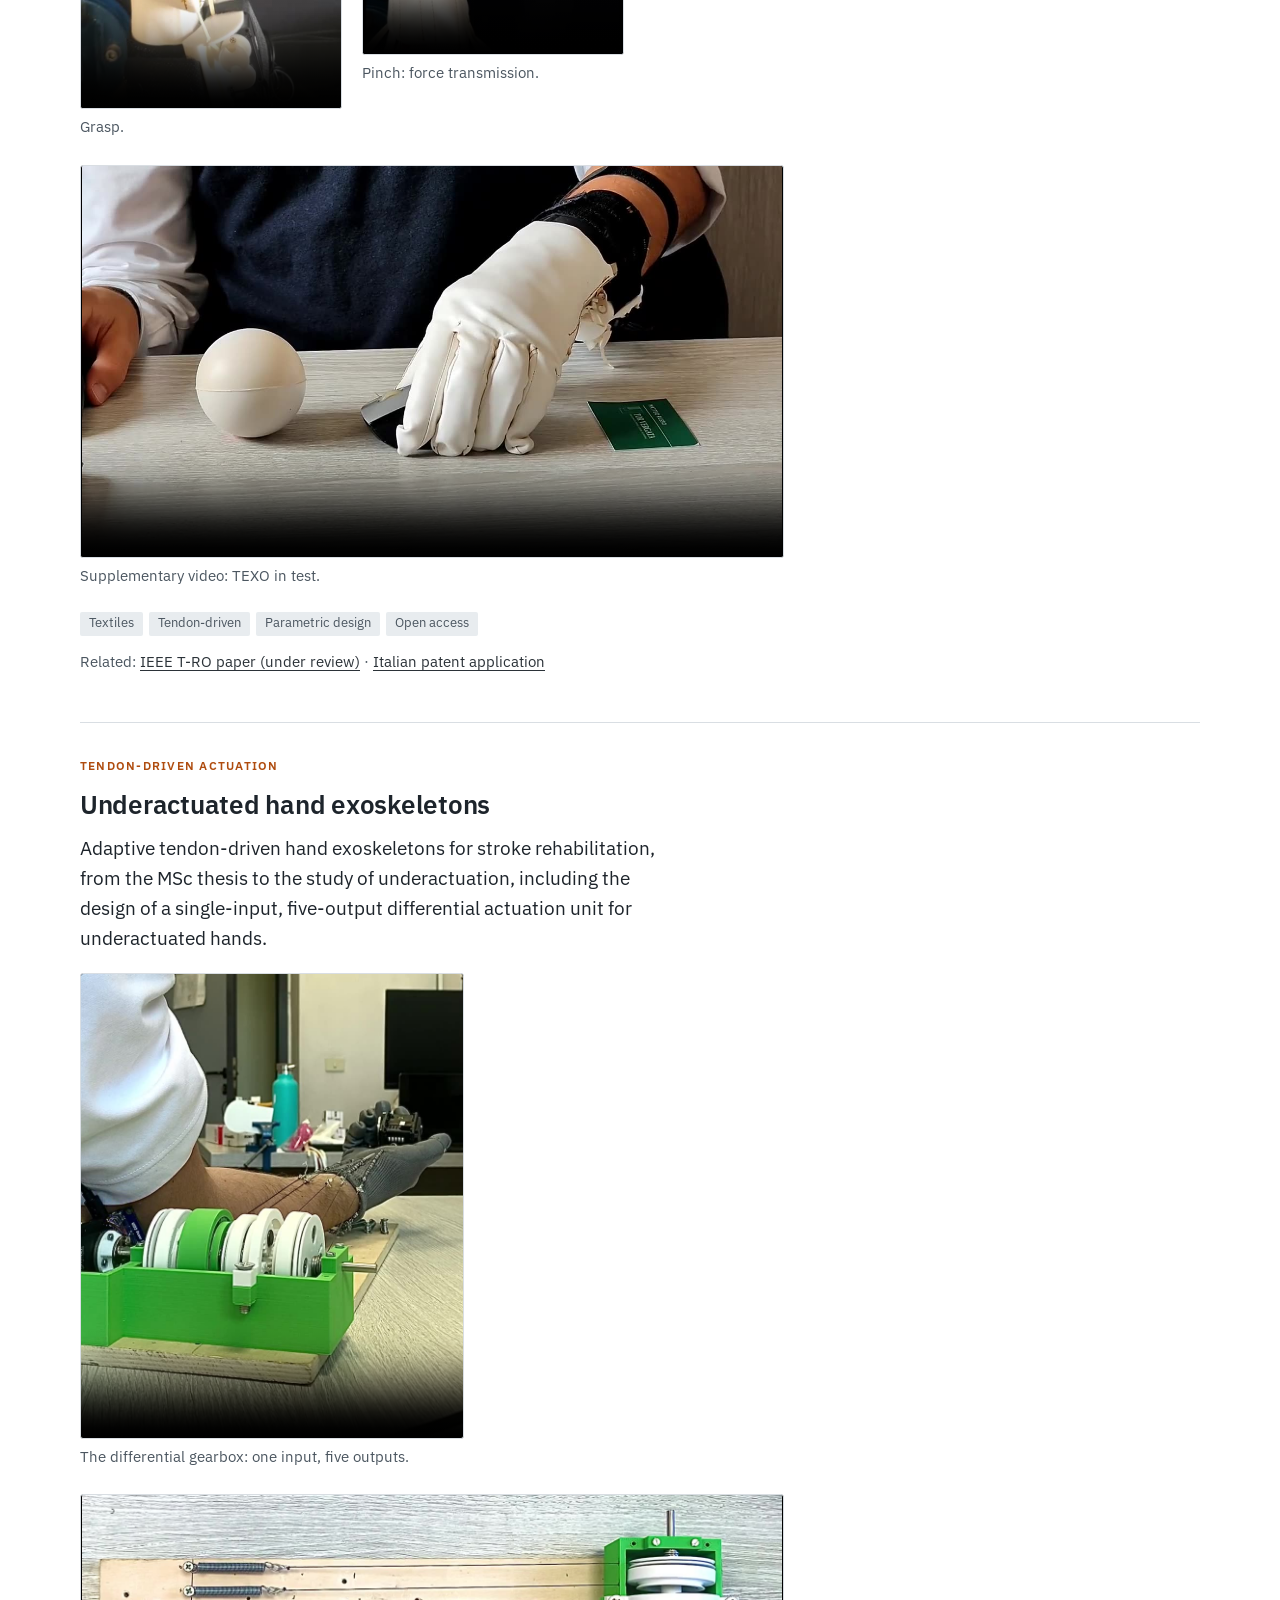
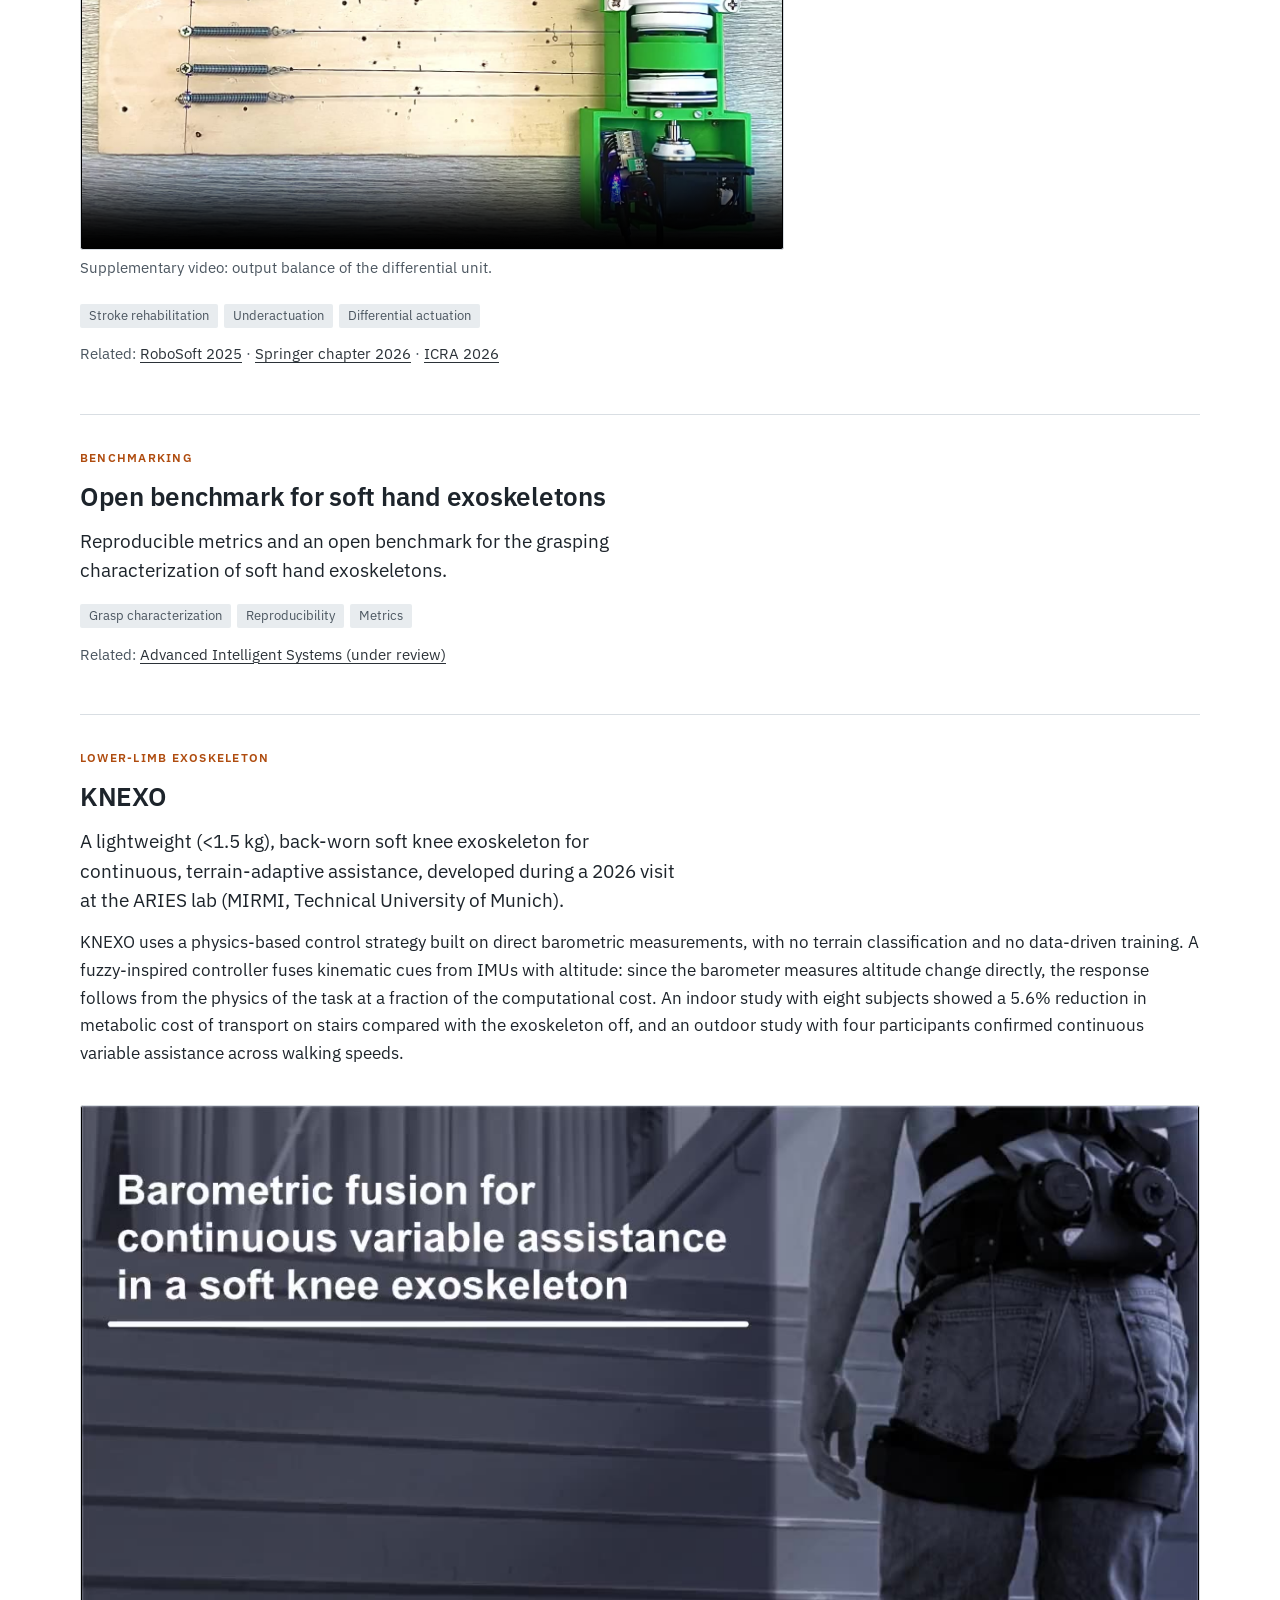
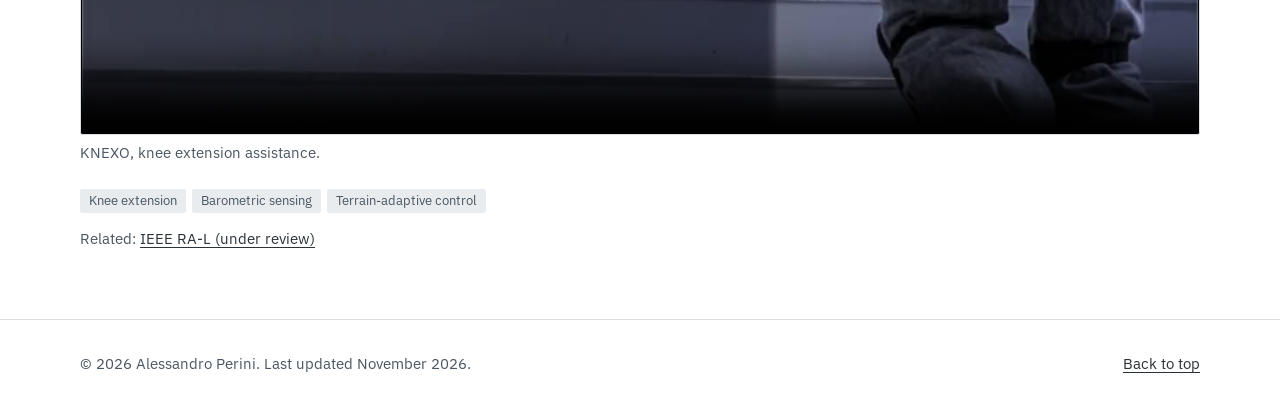
<file: projects.html>
<!doctype html>
<html lang="en">
<head>
<meta charset="utf-8">
<meta name="viewport" content="width=device-width, initial-scale=1, viewport-fit=cover">
<title>Projects | Alessandro Perini, wearable robotics</title>
<meta name="description" content="Research projects of Alessandro Perini with demonstration videos: TEXO textile hand exoskeleton, differential actuation for underactuated hands, KNEXO knee exoskeleton.">
<meta name="author" content="Alessandro Perini">
<meta name="theme-color" content="#ffffff" media="(prefers-color-scheme: light)">
<meta name="theme-color" content="#1c2227" media="(prefers-color-scheme: dark)">
<meta property="og:type" content="profile">
<meta property="og:title" content="Alessandro Perini">
<meta property="og:description" content="PhD student in Industrial Engineering, University of Rome Tor Vergata. Wearable robotics, textile exoskeletons, tendon-driven actuation.">
<link rel="icon" href="data:image/svg+xml,%3Csvg xmlns='http://www.w3.org/2000/svg' viewBox='0 0 64 64'%3E%3Crect width='64' height='64' rx='10' fill='%232b3238'/%3E%3Ctext x='32' y='43' font-family='Arial,sans-serif' font-size='28' font-weight='700' text-anchor='middle' fill='white'%3EAP%3C/text%3E%3C/svg%3E">
<link rel="preconnect" href="https://fonts.googleapis.com">
<link rel="preconnect" href="https://fonts.gstatic.com" crossorigin>
<link rel="stylesheet" href="https://fonts.googleapis.com/css2?family=IBM+Plex+Sans:ital,wght@0,400;0,500;0,600;0,700;1,400&amp;display=swap">
<link rel="stylesheet" href="assets/css/style.css">
<script>document.documentElement.classList.add("js");try{var t=localStorage.getItem("theme");if(t==="light"||t==="dark")document.documentElement.setAttribute("data-theme",t)}catch(e){}</script>
<script src="assets/js/main.js" defer></script>
</head>
<body>
<a class="skip" href="#main">Skip to content</a>

<header class="bar" id="top">
  <div class="bar-in">
    <a class="brand" href="index.html">Alessandro Perini</a>
    <nav class="nav" id="nav" aria-label="Sections">
      <a href="index.html#about">About</a>
      <a href="index.html#research">Research</a>
      <a href="projects.html" aria-current="true">Projects</a>
      <a href="index.html#news">News</a>
      <a href="index.html#honors">Honors</a>
      <a href="index.html#publications">Publications</a>
      <a href="index.html#contact">Contact</a>
    </nav>
    <div class="bar-tools">
      <button class="icon-btn" id="theme-toggle" type="button" aria-label="Switch between light and dark theme">
        <svg viewBox="0 0 24 24" width="20" height="20" aria-hidden="true"><circle cx="12" cy="12" r="8" fill="none" stroke="currentColor" stroke-width="1.8"/><path d="M12 4a8 8 0 0 1 0 16z" fill="currentColor"/></svg>
      </button>
      <button class="icon-btn menu-btn" id="menu-btn" type="button" aria-expanded="false" aria-controls="nav" aria-label="Menu">
        <svg viewBox="0 0 24 24" width="20" height="20" aria-hidden="true"><path d="M4 7h16M4 12h16M4 17h16" fill="none" stroke="currentColor" stroke-width="1.8" stroke-linecap="round"/></svg>
      </button>
    </div>
  </div>
</header>
<main id="main">
<section class="sec pagehead">
  <div class="wrap">
    <p class="crumb"><a href="index.html">&larr; Back to the main page</a></p>
    <h1 class="page-title">Projects</h1>
    <p class="lead">Demonstration videos and details of the main research projects.</p>
    <article class="project" id="r-texo">
      <p class="card-kind">Textile hand exoskeleton</p>
      <h3>TEXO</h3>
      <p class="lead">A lightweight, accessible glove exoskeleton, fully made of sustainable textiles. It is tendon-driven, and its parametric patterns allow each glove to be tailored to the user.</p>
      <p>TEXO combines the advantages of soft design with the performance of rigid exoskeletons.</p>
      <ul class="facts" aria-label="TEXO key figures">
        <li><b>&lt;35 g</b><span>of fabrics</span></li>
        <li><b>&lt;10 s</b><span>to fit</span></li>
        <li><b>$5 + $300</b><span>textile glove + motors</span></li>
        <li><b>50 N</b><span>grasp</span></li>
        <li><b>63.5%</b><span>less effort lifting a 4&nbsp;kg dumbbell</span></li>
        <li><b>100</b><span>tests and feedback</span></li>
      </ul>
      <ul class="pillars">
        <li><h4>Parametric</h4><p>The glove is generated from two parameters, so the pattern is a function of the design, not a fixed drawing.</p></li>
        <li><h4>Tailored</h4><p>Each glove is fitted to the hand of its user by changing the parameters, with no need for a stock of sizes.</p></li>
        <li><h4>Open access</h4><p>The design is meant to be easy to reproduce, made of low-cost sustainable textiles and accessible fabrication tools.</p></li>
      </ul>
      <div class="vids v2">
        <figure class="vid" style="--ar:1290/720"><video controls playsinline preload="none" poster="assets/video/texo_demo.jpg" aria-label="TEXO demonstration"><source src="assets/video/texo_demo.mp4" type="video/mp4"></video><figcaption>TEXO in use.</figcaption></figure>
        <figure class="vid" style="--ar:1290/720"><video controls playsinline preload="none" poster="assets/video/tailored_fabrication.jpg" aria-label="Tailored fabrication of TEXO"><source src="assets/video/tailored_fabrication.mp4" type="video/mp4"></video><figcaption>Tailored fabrication: from the parameters to the glove.</figcaption></figure>
      </div>
      <div class="vids v2 tall">
        <figure class="vid" style="--ar:544/960"><video controls playsinline preload="none" poster="assets/video/grasp_demo.jpg" aria-label="Grasp demonstration"><source src="assets/video/grasp_demo.mp4" type="video/mp4"></video><figcaption>Grasp.</figcaption></figure>
        <figure class="vid" style="--ar:616/960"><video controls playsinline preload="none" poster="assets/video/pinch_demo.jpg" aria-label="Force transmission in a pinch"><source src="assets/video/pinch_demo.mp4" type="video/mp4"></video><figcaption>Pinch: force transmission.</figcaption></figure>
      </div>
      <div class="vids one sup">
        <figure class="vid" style="--ar:1290/720"><video controls playsinline preload="none" poster="assets/video/texo_in_test.jpg" aria-label="TEXO in test, supplementary video"><source src="assets/video/texo_in_test.mp4" type="video/mp4"></video><figcaption>Supplementary video: TEXO in test.</figcaption></figure>
      </div>
      <ul class="tags"><li>Textiles</li><li>Tendon-driven</li><li>Parametric design</li><li>Open access</li></ul>
      <p class="card-links">Related: <a href="#pub-tro26">IEEE T-RO paper (under review)</a> · <a href="#honors">Italian patent application</a></p>
    </article>

    <article class="project" id="r-underactuation">
      <p class="card-kind">Tendon-driven actuation</p>
      <h3>Underactuated hand exoskeletons</h3>
      <p class="lead">Adaptive tendon-driven hand exoskeletons for stroke rehabilitation, from the MSc thesis to the study of underactuation, including the design of a single-input, five-output differential actuation unit for underactuated hands.</p>
      <div class="vids one tall">
        <figure class="vid" style="--ar:792/960"><video controls playsinline preload="none" poster="assets/video/differential_gearbox.jpg" aria-label="Differential gearbox"><source src="assets/video/differential_gearbox.mp4" type="video/mp4"></video><figcaption>The differential gearbox: one input, five outputs.</figcaption></figure>
      </div>
      <div class="vids one sup">
        <figure class="vid" style="--ar:1426/720"><video controls playsinline preload="none" poster="assets/video/differential_output_balance.jpg" aria-label="Differential output balance, supplementary video"><source src="assets/video/differential_output_balance.mp4" type="video/mp4"></video><figcaption>Supplementary video: output balance of the differential unit.</figcaption></figure>
      </div>
      <ul class="tags"><li>Stroke rehabilitation</li><li>Underactuation</li><li>Differential actuation</li></ul>
      <p class="card-links">Related: <a href="#pub-robosoft25">RoboSoft 2025</a> · <a href="#pub-springer26">Springer chapter 2026</a> · <a href="#pub-icra26">ICRA 2026</a></p>
    </article>

    <article class="project" id="r-benchmark">
      <p class="card-kind">Benchmarking</p>
      <h3>Open benchmark for soft hand exoskeletons</h3>
      <p class="lead">Reproducible metrics and an open benchmark for the grasping characterization of soft hand exoskeletons.</p>
      <ul class="tags"><li>Grasp characterization</li><li>Reproducibility</li><li>Metrics</li></ul>
      <p class="card-links">Related: <a href="#pub-ais26">Advanced Intelligent Systems (under review)</a></p>
    </article>

    <article class="project" id="r-knexo">
      <p class="card-kind">Lower-limb exoskeleton</p>
      <h3>KNEXO</h3>
      <p class="lead">A lightweight (&lt;1.5&nbsp;kg), back-worn soft knee exoskeleton for continuous, terrain-adaptive assistance, developed during a 2026 visit at the ARIES lab (MIRMI, Technical University of Munich).</p>
      <p>KNEXO uses a physics-based control strategy built on direct barometric measurements, with no terrain classification and no data-driven training. A fuzzy-inspired controller fuses kinematic cues from IMUs with altitude: since the barometer measures altitude change directly, the response follows from the physics of the task at a fraction of the computational cost. An indoor study with eight subjects showed a 5.6% reduction in metabolic cost of transport on stairs compared with the exoskeleton off, and an outdoor study with four participants confirmed continuous variable assistance across walking speeds.</p>
      <div class="vids one">
        <figure class="vid" style="--ar:1280/720"><video controls playsinline preload="none" poster="assets/video/knexo_demo.jpg" aria-label="KNEXO demonstration"><source src="assets/video/knexo_demo.mp4" type="video/mp4"></video><figcaption>KNEXO, knee extension assistance.</figcaption></figure>
      </div>
      <ul class="tags"><li>Knee extension</li><li>Barometric sensing</li><li>Terrain-adaptive control</li></ul>
      <p class="card-links">Related: <a href="#pub-ral26">IEEE RA-L (under review)</a></p>
    </article>
  </div>
</section>
</main>

<footer class="foot">
  <div class="wrap foot-in">
    <p>© 2026 Alessandro Perini. Last updated November 2026.</p>
    <p><a href="#main">Back to top</a></p>
  </div>
</footer>
</body>
</html>
</file>
<file: assets/css/style.css>
/* Layout concept: the CV, set for the screen. A narrow band carries dates and
   labels on the left, content sits to its right in one reading column, and a
   portrait stands beside the opening bio. White paper, navy ink, one typeface. */

:root {
  --bg: #ffffff;
  --band: #f1f3f5;
  --ink: #1d242b;
  --ink-2: #4b5660;
  --rule: #d9dee3;
  --accent: #2b3238;
  --accent-ink: #ffffff;
  --hair: #af4c0f;
  --chip: #e8ecef;
  --ok: #2b7a57;
  --warn: #946414;
  --focus: #af4c0f;
  --font-display: "IBM Plex Sans", "Segoe UI", system-ui, -apple-system, "Helvetica Neue", Arial, sans-serif;
  --font-serif: var(--font-display);
  --font-ui: var(--font-display);
  --orange: #af4c0f;
  --radius: 3px;
  --key: 10rem;
  color-scheme: light;
}

@media (prefers-color-scheme: dark) {
  :root:not([data-theme="light"]) {
    --bg: #1c2227;
    --band: #242b31;
    --ink: #e8ecef;
    --ink-2: #a5b0b9;
    --rule: #333c44;
    --accent: #f0925a;
    --accent-ink: #1c2227;
    --hair: #e07a33;
    --chip: #2b3238;
    --orange: #f0925a;
    --ok: #5dbb92;
    --warn: #d9a54a;
    --focus: #f0925a;
    color-scheme: dark;
  }
}

:root[data-theme="dark"] {
  --bg: #1c2227;
  --band: #242b31;
  --ink: #e8ecef;
  --ink-2: #a5b0b9;
  --rule: #333c44;
  --accent: #f0925a;
  --accent-ink: #1c2227;
  --hair: #e07a33;
  --chip: #2b3238;
  --orange: #f0925a;
  --ok: #5dbb92;
  --warn: #d9a54a;
  --focus: #f0925a;
  color-scheme: dark;
}

/* ---------- base ---------- */

*, *::before, *::after { box-sizing: border-box; }

:root {
  padding-top: env(safe-area-inset-top, 0px);
  padding-bottom: env(safe-area-inset-bottom, 0px);
}

html {
  scroll-behavior: smooth;
  scroll-padding-top: calc(4.5rem + env(safe-area-inset-top, 0px));
  -webkit-text-size-adjust: 100%;
}

body {
  margin: 0;
  background: var(--bg);
  color: var(--ink);
  font: 400 1.0625rem/1.62 var(--font-serif);
  font-kerning: normal;
  -webkit-font-smoothing: antialiased;
}

body::before {
  content: "";
  position: fixed;
  inset: 0 0 auto;
  height: env(safe-area-inset-top, 0px);
  z-index: 10;
  background: var(--bg);
}

[hidden] { display: none !important; }
img, svg { max-width: 100%; }
h1, h2, h3 { margin: 0; font-weight: 400; line-height: 1.15; text-wrap: balance; }
h1, h2 { font-family: var(--font-display); }
p { margin: 0 0 1em; }

a {
  color: var(--accent);
  text-underline-offset: 0.18em;
  text-decoration-thickness: 1px;
}
a:hover { text-decoration-thickness: 2px; }

:focus-visible {
  outline: 2px solid var(--focus);
  outline-offset: 3px;
  border-radius: 2px;
}

.skip {
  position: absolute;
  left: -999px;
  top: 0;
  z-index: 100;
  padding: 0.6rem 1rem;
  background: var(--accent);
  color: var(--accent-ink);
}
.skip:focus {
  left: max(16px, env(safe-area-inset-left, 0px));
  top: calc(env(safe-area-inset-top, 0px) + 8px);
}

.wrap {
  width: 100%;
  max-width: 72rem;
  margin-inline: auto;
  padding-left: max(16px, env(safe-area-inset-left, 0px));
  padding-right: max(16px, env(safe-area-inset-right, 0px));
}

/* ---------- header ---------- */

.bar {
  position: sticky;
  top: env(safe-area-inset-top, 0px);
  z-index: 5;
  background: var(--bg);
  border-bottom: 1px solid var(--rule);
}
@supports (background: color-mix(in srgb, red, blue)) {
  .bar {
    background: color-mix(in srgb, var(--bg) 94%, transparent);
    -webkit-backdrop-filter: blur(8px);
    backdrop-filter: blur(8px);
  }
}

.bar-in {
  display: flex;
  flex-wrap: wrap;
  align-items: center;
  gap: 0 1.25rem;
  min-height: 3.5rem;
  max-width: 72rem;
  margin-inline: auto;
  padding-left: max(16px, env(safe-area-inset-left, 0px));
  padding-right: max(16px, env(safe-area-inset-right, 0px));
}

.brand {
  font-weight: 600;
  letter-spacing: 0.01em;
  color: var(--accent);
  text-decoration: none;
  white-space: nowrap;
}

.nav { display: flex; flex-wrap: wrap; gap: 0.1rem; margin-left: auto; }
.nav a {
  padding: 0.5rem 0.65rem;
  border-radius: var(--radius);
  color: var(--ink-2);
  font-size: 0.95rem;
  text-decoration: none;
}
.nav a:hover { background: var(--chip); color: var(--accent); }
.nav a[aria-current="true"] { color: var(--accent); box-shadow: inset 0 -2px 0 var(--accent); }

.bar-tools { display: flex; gap: 0.25rem; }
.icon-btn {
  display: inline-grid;
  place-items: center;
  width: 2.5rem;
  height: 2.5rem;
  padding: 0;
  border: 0;
  border-radius: var(--radius);
  background: transparent;
  color: var(--ink-2);
  cursor: pointer;
}
.icon-btn:hover { background: var(--chip); color: var(--accent); }
.menu-btn { display: none; }

@media (max-width: 980px) {
  .nav { order: 3; width: 100%; margin-left: 0; overflow-x: auto; flex-wrap: nowrap; padding-bottom: 0.4rem; }
  .bar-tools { margin-left: auto; }
  .js .menu-btn { display: inline-grid; }
  .js .nav {
    display: none;
    position: absolute;
    top: 100%;
    left: 0;
    right: 0;
    flex-direction: column;
    flex-wrap: wrap;
    overflow: visible;
    padding: 0.5rem max(16px, env(safe-area-inset-right, 0px)) 0.75rem max(16px, env(safe-area-inset-left, 0px));
    background: var(--bg);
    border-bottom: 1px solid var(--rule);
  }
  .js .bar.open .nav { display: flex; }
  .js .nav a { padding: 0.7rem 0.5rem; font-size: 1.05rem; }
}

/* ---------- hero ---------- */

.hero { padding-block: clamp(2.5rem, 6vw, 4.5rem) clamp(1.5rem, 3vw, 2.5rem); }

.hero-grid {
  display: grid;
  grid-template-columns: minmax(0, 1fr) 25rem;
  gap: clamp(1.5rem, 5vw, 4rem);
  align-items: start;
}
.hero-text { min-width: 0; }

.hero h1 {
  color: var(--accent);
  font-size: clamp(2.9rem, 8.5vw, 4.9rem);
  font-weight: 300;
  letter-spacing: -0.018em;
  line-height: 1;
}
.role {
  margin: 0.7rem 0 1.6rem;
  color: var(--ink-2);
  font-size: 1.2rem;
  font-style: italic;
}
.bio { max-width: 41rem; }
.bio p { margin-bottom: 0.9em; }

.actions { display: flex; flex-wrap: wrap; gap: 0.75rem; margin: 1.5rem 0 1.25rem; }

.btn {
  display: inline-flex;
  align-items: center;
  gap: 0.55rem;
  padding: 0.6rem 1.05rem;
  border: 1px solid var(--accent);
  border-radius: var(--radius);
  color: var(--accent);
  font-weight: 600;
  text-decoration: none;
}
.btn:hover { background: var(--chip); }
.btn-solid { background: var(--accent); color: var(--accent-ink); }
.btn-solid:hover { background: var(--accent); filter: brightness(1.12); }
.btn .tag {
  padding: 0.05rem 0.35rem;
  border: 1px solid currentColor;
  border-radius: 2px;
  font-size: 0.7rem;
  letter-spacing: 0.08em;
  opacity: 0.85;
}

.profiles { display: flex; flex-wrap: wrap; gap: 0.5rem; margin: 0; padding: 0; list-style: none; }
.chip {
  display: inline-flex;
  align-items: center;
  gap: 0.5rem;
  padding: 0.4rem 0.8rem 0.4rem 0.6rem;
  border: 1px solid var(--rule);
  border-radius: var(--radius);
  background: var(--band);
  color: var(--accent);
  font-size: 0.95rem;
  font-weight: 600;
  text-decoration: none;
}
a.chip[href]:hover { border-color: var(--accent); }
.chip:not([href]) { opacity: 0.5; cursor: default; }
.ico { width: 1.2rem; height: 1.2rem; flex: none; }

.portrait { margin: 0; }
.portrait-frame {
  position: relative;
  display: grid;
  place-items: center;
  aspect-ratio: 4 / 5;
  overflow: hidden;
  border: 1px solid var(--rule);
  border-radius: var(--radius);
  background: var(--band);
}
.portrait-mono { color: var(--accent); font-size: 4.5rem; font-weight: 200; letter-spacing: 0.04em; opacity: 0.55; }
.portrait-frame img { position: absolute; inset: 0; width: 100%; height: 100%; object-fit: cover; }

@media (max-width: 760px) {
  .hero-grid { grid-template-columns: minmax(0, 1fr); }
  .portrait { order: -1; width: min(100%, 17rem); }
}

/* ---------- band rows (the CV pattern) ---------- */

.rows { position: relative; margin: 0; }
.rows::before {
  content: "";
  position: absolute;
  inset: 0 auto 0 0;
  width: var(--key);
  border-radius: var(--radius) 0 0 var(--radius);
  background: var(--band);
}
.row { position: relative; display: grid; grid-template-columns: var(--key) minmax(0, 1fr); margin: 0; }
.rows.glance { margin-top: clamp(1.75rem, 4vw, 2.75rem); }
.row-k {
  margin: 0;
  padding: calc(0.85rem + 3px) 1rem 0.85rem;
  color: var(--ink-2);
  font-size: 0.95rem;
  line-height: 1.5;
  font-variant-numeric: tabular-nums;
}
.row-v { margin: 0; padding: 0.85rem 0 0.85rem 1.4rem; min-width: 0; }
.row + .row .row-k { box-shadow: inset 0 2px 0 var(--bg); }
.row + .row .row-v { border-top: 1px solid var(--rule); }
.row-v p:last-child { margin-bottom: 0; }

@media (max-width: 640px) {
  .rows::before { display: none; }
  .row { grid-template-columns: minmax(0, 1fr); padding-block: 0.9rem 0.2rem; }
  .row + .row { border-top: 1px solid var(--rule); }
  .row .row-k, .row + .row .row-k {
    width: max-content;
    max-width: 100%;
    padding: 0.15rem 0.6rem;
    border-radius: var(--radius);
    background: var(--band);
    box-shadow: none;
    font-size: 0.875rem;
  }
  .row .row-v, .row + .row .row-v { padding: 0.5rem 0 0.7rem; border-top: 0; }
}

/* ---------- sections ---------- */

.sec { padding-block: clamp(2.5rem, 6vw, 4.25rem); }
.sec h2 { margin-bottom: 1.5rem; color: var(--accent); font-size: clamp(1.7rem, 3.6vw, 2.2rem); }
.sec h3.group { margin: 2.25rem 0 0.75rem; color: var(--ink); font-size: 1.05rem; font-weight: 600; }

/* ---------- research ---------- */

.intro { display: grid; grid-template-columns: minmax(0, 1fr) minmax(0, 24rem); gap: clamp(1.5rem, 5vw, 3.5rem); align-items: start; }
.lead { max-width: 38rem; margin: 0; font-size: 1.2rem; line-height: 1.55; }

.fig { margin: 0; padding: 1rem 1rem 0.85rem; border-radius: var(--radius); background: var(--band); }
.fig svg { display: block; width: 100%; height: auto; fill: none; stroke-linecap: round; stroke-linejoin: round; }
.fig .body { fill: var(--band); stroke: var(--ink-2); stroke-width: 1.4; }
.fig .ghost { fill: none; stroke: var(--ink-2); stroke-width: 1.2; stroke-dasharray: 4 4; opacity: 0.65; }
.fig .joint { fill: var(--band); stroke: var(--ink-2); stroke-width: 1.3; }
.fig .tendon { fill: none; stroke: var(--accent); stroke-width: 2.2; }
.fig .guide { fill: var(--band); stroke: var(--accent); stroke-width: 1.5; }
.fig .anchor { fill: var(--accent); stroke: none; }
.fig .wind { fill: none; stroke: var(--accent); stroke-width: 1.2; stroke-dasharray: 2 3; }
.fig .hub { fill: var(--ink-2); stroke: none; }
.fig .lbl { fill: var(--ink-2); stroke: none; font-size: 11px; font-family: inherit; }
.fig .leader { fill: none; stroke: var(--ink-2); stroke-width: 0.9; opacity: 0.8; }
.fig figcaption { margin-top: 0.6rem; color: var(--ink-2); font-size: 0.875rem; line-height: 1.45; }
.fig figcaption b { color: var(--ink); font-weight: 600; }

.cards { display: grid; grid-template-columns: repeat(2, minmax(0, 1fr)); gap: 1.25rem; margin-top: clamp(2rem, 4vw, 3rem); }
.card { display: flex; flex-direction: column; min-width: 0; border: 1px solid var(--rule); border-radius: var(--radius); background: var(--bg); }
.card-art { display: grid; place-items: center; height: 9.5rem; border-bottom: 1px solid var(--rule); background: var(--band); color: var(--accent); }
.card-art svg { width: min(11rem, 72%); height: auto; fill: none; stroke: currentColor; stroke-width: 1.6; stroke-linecap: round; stroke-linejoin: round; }
.card-art .f { fill: var(--band); }
.card-art .d { fill: currentColor; stroke: none; }
.card-art .dash { stroke-dasharray: 3 3; }
.card-art .thin { stroke-width: 1.1; opacity: 0.8; }
.card-art .cable { stroke-width: 2.4; }
.card-body { display: flex; flex: 1; flex-direction: column; gap: 0.55rem; padding: 1.1rem 1.25rem 1.25rem; }
.card-kind { margin: 0; color: var(--ink-2); font-size: 0.78rem; font-weight: 600; letter-spacing: 0.09em; text-transform: uppercase; }
.card h3 { color: var(--ink); font-size: 1.35rem; font-weight: 600; }
.card p { margin: 0; }
.tags { display: flex; flex-wrap: wrap; gap: 0.4rem; margin: 0.3rem 0 0; padding: 0; list-style: none; }
.tags li { padding: 0.1rem 0.55rem; border-radius: 2px; background: var(--chip); color: var(--ink-2); font-size: 0.8rem; }
.card .card-links { margin-top: auto; padding-top: 0.6rem; color: var(--ink-2); font-size: 0.92rem; }

@media (max-width: 900px) {
  .intro { grid-template-columns: minmax(0, 1fr); }
  .fig { max-width: 26rem; }
}
@media (max-width: 760px) {
  .cards { grid-template-columns: minmax(0, 1fr); }
}

/* ---------- publications and news ---------- */

.yr { display: block; color: var(--ink); font-weight: 600; }
.kind { display: block; margin-top: 0.1rem; font-size: 0.8rem; line-height: 1.3; }
.pub-title { margin: 0 0 0.2rem; font-weight: 600; line-height: 1.4; }
.pub-authors { margin: 0 0 0.15rem; color: var(--ink-2); }
.pub-authors b { color: var(--ink); font-weight: 700; }
.pub-venue { margin: 0; color: var(--ink-2); font-size: 0.97rem; }
.pubs .row:target .row-v { background: linear-gradient(90deg, var(--chip), transparent 75%); }

.nb { white-space: nowrap; }

@media (max-width: 640px) {
  .yr, .kind { display: inline; }
  .kind::before { content: " · "; }
  .nb { white-space: normal; }
  .nb a { overflow-wrap: anywhere; }
}

/* ---------- background and honors ---------- */

.org { color: var(--accent); font-weight: 600; }
.row-v i { color: var(--ink-2); }
.pub-venue i, .pub-title i { color: inherit; }

/* ---------- gallery ---------- */

.gallery { display: grid; grid-template-columns: repeat(2, minmax(0, 1fr)); gap: 1.5rem 1.25rem; }
.shot { min-width: 0; margin: 0; }
.shot-frame {
  position: relative;
  display: grid;
  place-items: center;
  aspect-ratio: 3 / 2;
  max-width: 100%;
  overflow: hidden;
  border: 1px solid var(--rule);
  border-radius: var(--radius);
  background: var(--band);
  color: var(--accent);
}
.shot-frame svg { width: min(17rem, 64%); height: auto; fill: none; stroke: currentColor; stroke-width: 1.6; stroke-linecap: round; stroke-linejoin: round; opacity: 0.85; }
.shot-frame .f { fill: var(--band); }
.shot-frame .d { fill: currentColor; stroke: none; }
.shot-frame .dash { stroke-dasharray: 3 3; }
.shot-frame .thin { stroke-width: 1.1; opacity: 0.8; }
.shot-frame .cable { stroke-width: 2.4; }
.shot-frame img, .shot-frame video { position: absolute; inset: 0; width: 100%; height: 100%; object-fit: cover; }
.shot-frame video { object-fit: contain; background: #000; visibility: hidden; }
.shot.is-video .shot-frame video { visibility: visible; }
.shot.is-photo .shot-frame { cursor: zoom-in; }
.shot.is-photo .shot-frame svg, .shot.is-video .shot-frame svg { display: none; }
.shot figcaption { padding-top: 0.6rem; color: var(--ink-2); font-size: 0.95rem; line-height: 1.4; }

@media (max-width: 640px) {
  .gallery { grid-template-columns: minmax(0, 1fr); }
}

.lightbox { width: min(92vw, 64rem); max-height: 92vh; padding: 0; border: 0; border-radius: var(--radius); background: var(--bg); color: var(--ink); overflow: hidden; }
.lightbox::backdrop { background: rgba(8, 14, 22, 0.78); }
.lightbox figure { margin: 0; }
.lightbox img { display: block; width: 100%; max-height: 78vh; object-fit: contain; background: var(--band); }
.lightbox figcaption { padding: 0.8rem 1rem 1rem; color: var(--ink-2); font-size: 0.95rem; }
.lb-close { position: absolute; top: 0.5rem; right: 0.5rem; border: 1px solid var(--rule); background: var(--bg); }

/* ---------- contact and footer ---------- */

.email { display: inline-flex; flex-wrap: wrap; align-items: center; gap: 0.5rem 0.75rem; }
.email .addr { font-weight: 600; }
.email.is-empty { color: var(--ink-2); font-style: italic; }
.copy {
  padding: 0.1rem 0.6rem;
  border: 1px solid var(--rule);
  border-radius: var(--radius);
  background: var(--band);
  color: var(--accent);
  font: inherit;
  font-size: 0.85rem;
  font-weight: 600;
  cursor: pointer;
}
.copy:hover { border-color: var(--accent); }
#contact-profiles .profiles { margin-top: 0.1rem; }

.foot { padding-block: 2rem 2.5rem; border-top: 1px solid var(--rule); color: var(--ink-2); font-size: 0.92rem; }
.foot-in { display: flex; flex-wrap: wrap; justify-content: space-between; gap: 0.5rem 1.5rem; }
.foot p { margin: 0; }


/* ---------- professional refinement ---------- */

.brand { font-size: 1.15rem; font-weight: 600; letter-spacing: 0; }
.nav a { font-size: 0.93rem; font-weight: 500; }
.bar { border-bottom-color: var(--rule); }

.hero h1 { font-weight: 600; letter-spacing: -0.025em; font-size: clamp(2.6rem, 7.5vw, 4.4rem); }
.role { margin-bottom: 1.6rem; font-style: normal; font-size: 1.2rem; }
.portrait-mono { font-weight: 300; opacity: 0.5; }

.sec h2 { margin-bottom: 1.6rem; font-size: clamp(1.75rem, 3.6vw, 2.2rem); font-weight: 600; letter-spacing: -0.015em; }
.sec h2::after { content: ""; display: block; width: 2.5rem; height: 3px; margin-top: 0.65rem; border-radius: 2px; background: var(--hair); }
.sec h3.group { margin: 2.25rem 0 0.75rem; color: var(--ink-2); font-size: 0.8rem; font-weight: 600; letter-spacing: 0.12em; text-transform: uppercase; }
.lead { font-size: 1.2rem; }

.card h3 { font-size: 1.3rem; font-weight: 600; letter-spacing: -0.01em; }
.card-kind { letter-spacing: 0.1em; }
.btn { padding: 0.65rem 1.1rem; font-weight: 600; }
.row-k { font-size: 0.9rem; }
.pub-title { font-weight: 600; }

/* @@NEXT@@ */

@media (prefers-reduced-motion: reduce) {
  html { scroll-behavior: auto; }
  * { transition: none !important; animation: none !important; }
}

/* ---------- projects with videos ---------- */
.project { display: flex; flex-direction: column; gap: 0.9rem; margin-top: 3rem; padding-top: 2rem; border-top: 1px solid var(--rule); min-width: 0; }
.project h3 { margin: 0; color: var(--ink); font-size: 1.6rem; font-weight: 600; letter-spacing: -0.01em; }
.project .card-links { margin: 0; color: var(--ink-2); font-size: 0.92rem; }
.pillars { display: grid; grid-template-columns: repeat(3, minmax(0, 1fr)); gap: 1.25rem; margin: 0.6rem 0 0.4rem; padding: 0; list-style: none; }
.pillars li { min-width: 0; padding: 0.9rem 1rem 1rem; border-top: 2px solid var(--accent); background: var(--band); border-radius: 0 0 var(--radius) var(--radius); }
.pillars h4 { margin: 0 0 0.35rem; color: var(--ink); font-size: 1.05rem; font-weight: 600; }
.pillars p { margin: 0; color: var(--ink-2); font-size: 0.95rem; line-height: 1.5; }
.vids { display: grid; gap: 1.25rem; margin: 0.4rem 0; }
.vids.v2 { grid-template-columns: repeat(2, minmax(0, 1fr)); }
.vids.one { grid-template-columns: minmax(0, 1fr); }
.vids.one.tall { max-width: 24rem; }
.vids.tall { align-items: start; }
.vid { min-width: 0; margin: 0; }
.vid video { display: block; width: 100%; max-width: 100%; height: auto; aspect-ratio: var(--ar, 16/9); background: #000; border-radius: var(--radius); border: 1px solid var(--rule); }
.vid figcaption { padding-top: 0.5rem; color: var(--ink-2); font-size: 0.92rem; line-height: 1.4; }
@media (max-width: 700px) {
  .pillars { grid-template-columns: minmax(0, 1fr); }
  .vids.v2 { grid-template-columns: minmax(0, 1fr); }
  .vids.v2.tall { grid-template-columns: repeat(2, minmax(0, 1fr)); gap: 0.75rem; }
}
.vids.v2.tall { max-width: 34rem; }
.vids.one.sup { max-width: 44rem; }
.project.brief { margin-top: 2rem; padding-top: 1.5rem; }
.project .more { margin: 0; font-weight: 500; }
.pagehead .page-title { margin: 0.4rem 0 0.6rem; color: var(--accent); font-size: 2.2rem; font-weight: 600; letter-spacing: -0.015em; }
.pagehead .crumb { margin: 0; font-size: 0.95rem; }
.pagehead { padding-top: 3.5rem; }

/* ---------- navy and orange palette ---------- */
.card-kind { color: var(--orange); }
.pillars li { border-top-color: var(--orange); }
a:hover { color: var(--orange); }
.btn-solid:hover { background: var(--orange); color: #fff; filter: none; }
.nav a[aria-current="true"] { box-shadow: inset 0 -2px 0 var(--orange); }
.facts { display: grid; grid-template-columns: repeat(3, minmax(0, 1fr)); gap: 1.1rem 1rem; margin: 0.4rem 0 0.2rem; padding: 0; list-style: none; }
.facts li { min-width: 0; display: flex; flex-direction: column; gap: 0.1rem; padding: 0.2rem 0 0.2rem 0.9rem; border-left: 3px solid var(--orange); }
.facts b { color: var(--accent); font-size: 1.7rem; font-weight: 600; letter-spacing: -0.01em; line-height: 1.15; }
.facts span { color: var(--ink-2); font-size: 0.92rem; }
@media (max-width: 700px) { .facts { grid-template-columns: repeat(2, minmax(0, 1fr)); } }
.fig.photo { padding: 0; background: none; }
.fig.photo img { display: block; width: 100%; height: auto; border-radius: var(--radius); border: 1px solid var(--rule); }
.fig.photo figcaption { margin-top: 0.5rem; }
</file>
